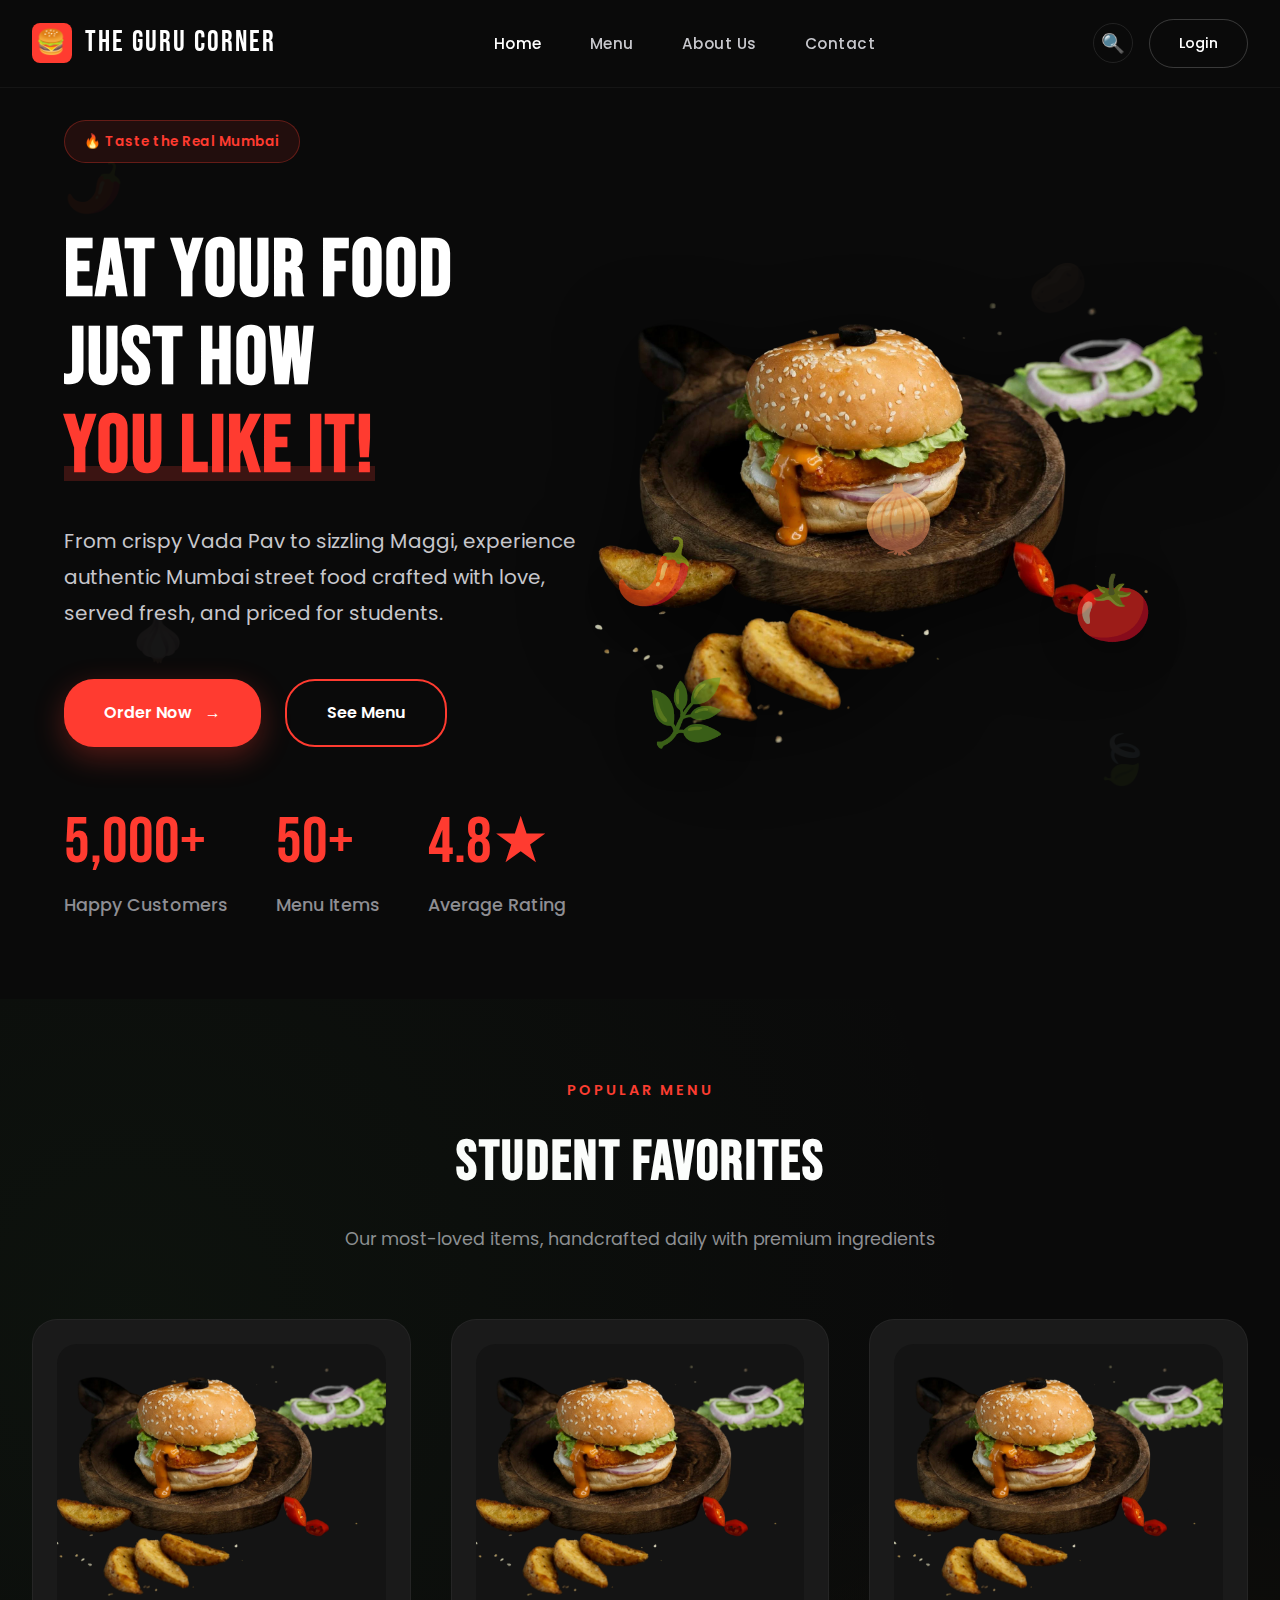
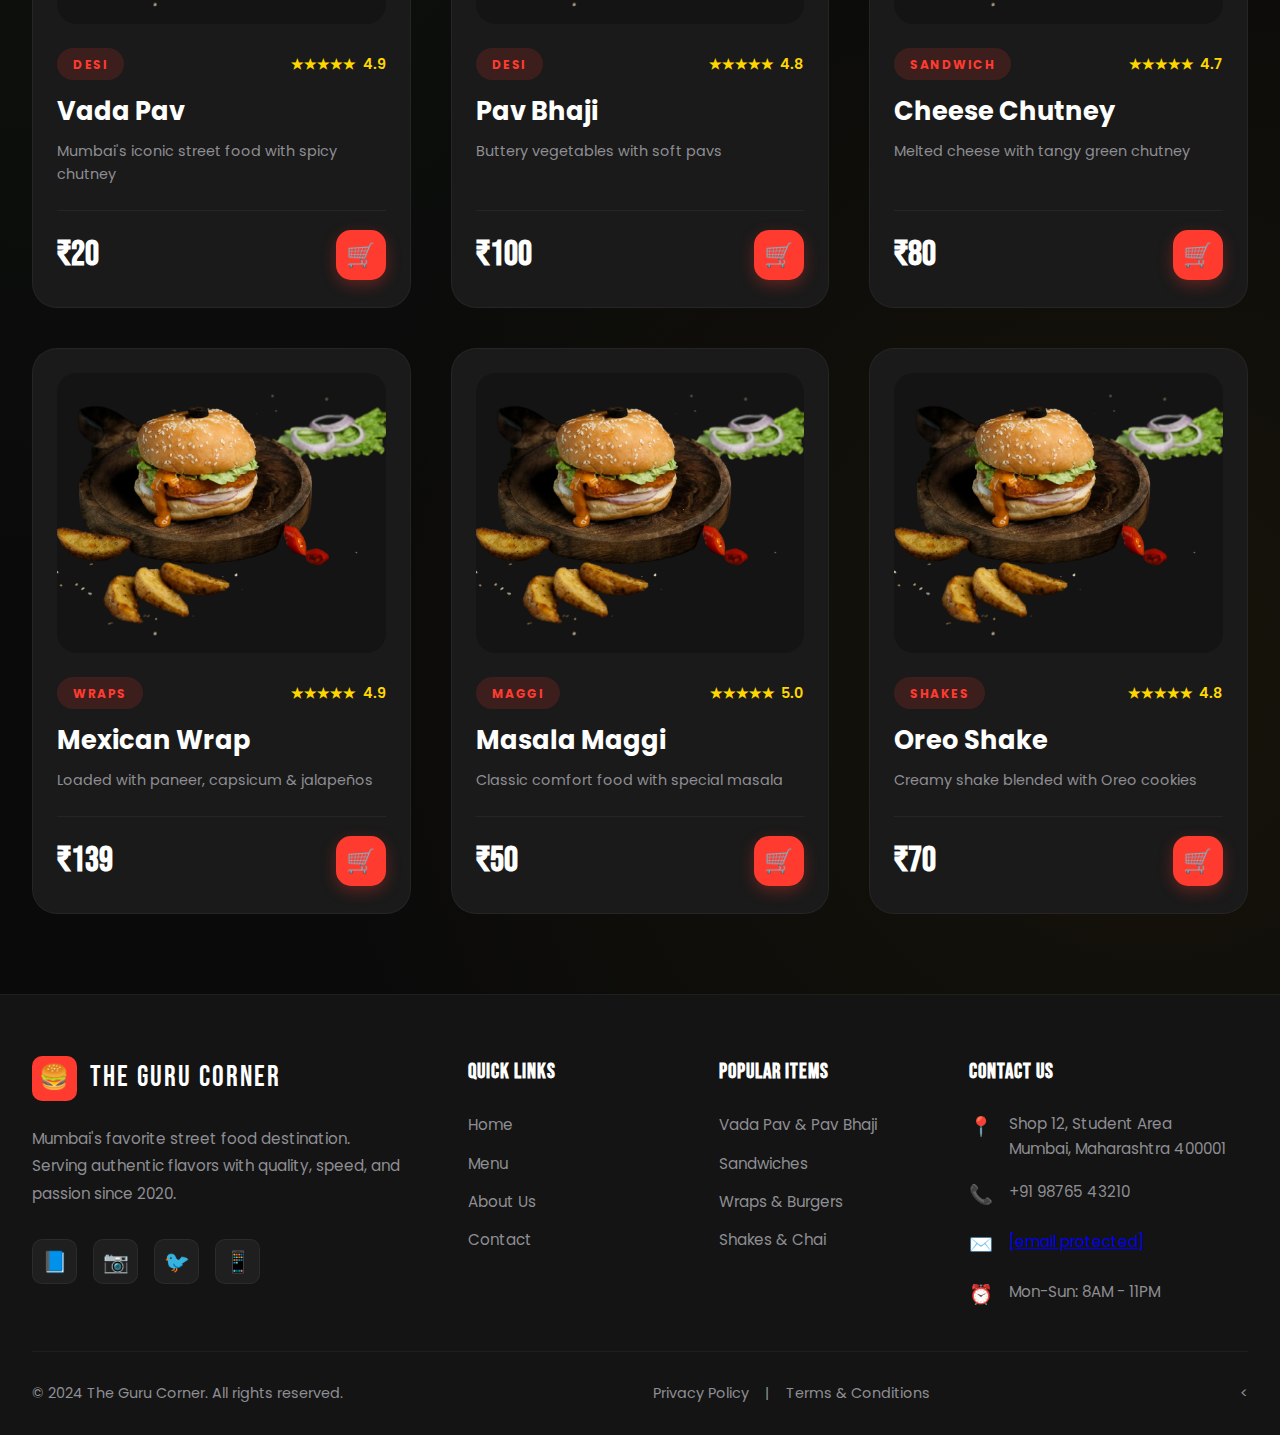
<file: index.html>
<!DOCTYPE html>
<html lang="en">
<head>
    <meta charset="UTF-8">
    <meta name="viewport" content="width=device-width, initial-scale=1.0">
    <title>The Guru Corner - Mumbai's Best Street Food Café</title>
    
    <!-- Google Fonts -->
    <link rel="preconnect" href="https://fonts.googleapis.com">
    <link rel="preconnect" href="https://fonts.gstatic.com" crossorigin>
    <link href="https://fonts.googleapis.com/css2?family=Poppins:wght@300;400;500;600;700;800&family=Bebas+Neue&display=swap" rel="stylesheet">
    
    <!-- External CSS -->
    <link rel="stylesheet" href="css/styles.css">
</head>
<body>
    <!-- Header / Navigation -->
    <header id="header">
        <nav>
            <a href="index.html" class="nav-logo">
                <div class="nav-logo-icon">🍔</div>
                <span>THE GURU CORNER</span>
            </a>
            <ul class="nav-links" id="navLinks">
                <li><a href="index.html" class="active">Home</a></li>
                <li><a href="menu.html">Menu</a></li>
                <li><a href="about.html">About Us</a></li>
                <li><a href="contact.html">Contact</a></li>
            </ul>
            <div class="nav-actions">
                <button class="nav-search">🔍</button>
                <button class="nav-login">Login</button>
            </div>
            <div class="menu-toggle" id="menuToggle">
                <span></span>
                <span></span>
                <span></span>
            </div>
        </nav>
    </header>

    <!-- Hero Section -->
    <section class="hero" id="home">
        <!-- Floating Background Elements -->
        <div class="floating-elements">
            <div class="floating-item">🌶️</div>
            <div class="floating-item">🧄</div>
            <div class="floating-item">🥔</div>
            <div class="floating-item">🍃</div>
        </div>

        <!-- Hero Content - Left Side -->
        <div class="hero-content">
            <div class="hero-badge">
                🔥 Taste the Real Mumbai
            </div>
            
            <h1 class="hero-title">
                Eat Your Food<br>
                Just How <span class="highlight">You Like It!</span>
            </h1>
            
            <p class="hero-description">
                From crispy Vada Pav to sizzling Maggi, experience authentic Mumbai street food 
                crafted with love, served fresh, and priced for students.
            </p>
            
            <div class="hero-buttons">
                <button class="btn btn-primary">
                    <span>Order Now</span>
                    <span>→</span>
                </button>
                <a href="menu.html" class="btn btn-secondary">
                    <span>See Menu</span>
                </a>
            </div>
            
            <div class="hero-stats">
                <div class="stat-item">
                    <div class="stat-number">5,000+</div>
                    <div class="stat-label">Happy Customers</div>
                </div>
                <div class="stat-item">
                    <div class="stat-number">50+</div>
                    <div class="stat-label">Menu Items</div>
                </div>
                <div class="stat-item">
                    <div class="stat-number">4.8★</div>
                    <div class="stat-label">Average Rating</div>
                </div>
            </div>
        </div>

        <!-- Hero Image - Right Side -->
        <div class="hero-image">
            <div class="hero-image-container">
                <img src="images/hero-image.png" alt="Delicious Burger" class="hero-food-image">
                
                <!-- Floating Ingredients -->
                <div class="ingredient">🌿</div>
                <div class="ingredient">🌶️</div>
                <div class="ingredient">🍅</div>
                <div class="ingredient">🧅</div>
            </div>
        </div>
    </section>

    <!-- Featured Menu Section -->
    <section class="featured-menu" id="menu">
        <div class="container">
            <div class="section-header">
                <div class="section-label">Popular Menu</div>
                <h2 class="section-title">Student Favorites</h2>
                <p class="section-description">
                    Our most-loved items, handcrafted daily with premium ingredients
                </p>
            </div>

            <div class="menu-grid">
                <!-- Vada Pav -->
                <div class="menu-card">
                    <div class="menu-card-image">
                        <img src="images/hero-image.png" alt="Vada Pav">
                    </div>
                    <div class="menu-card-content">
                        <div class="menu-card-header">
                            <span class="menu-card-category">DESI</span>
                            <div class="menu-card-rating">
                                <span>★★★★★</span>
                                <span>4.9</span>
                            </div>
                        </div>
                        <h3 class="menu-card-title">Vada Pav</h3>
                        <p class="menu-card-description">Mumbai's iconic street food with spicy chutney</p>
                        <div class="menu-card-footer">
                            <div class="menu-card-price">₹20</div>
                            <button class="menu-card-btn">🛒</button>
                        </div>
                    </div>
                </div>

                <!-- Pav Bhaji -->
                <div class="menu-card">
                    <div class="menu-card-image">
                        <img src="images/hero-image.png" alt="Pav Bhaji">
                    </div>
                    <div class="menu-card-content">
                        <div class="menu-card-header">
                            <span class="menu-card-category">DESI</span>
                            <div class="menu-card-rating">
                                <span>★★★★★</span>
                                <span>4.8</span>
                            </div>
                        </div>
                        <h3 class="menu-card-title">Pav Bhaji</h3>
                        <p class="menu-card-description">Buttery vegetables with soft pavs</p>
                        <div class="menu-card-footer">
                            <div class="menu-card-price">₹100</div>
                            <button class="menu-card-btn">🛒</button>
                        </div>
                    </div>
                </div>

                <!-- Cheese Chutney Sandwich -->
                <div class="menu-card">
                    <div class="menu-card-image">
                        <img src="images/hero-image.png" alt="Sandwich">
                    </div>
                    <div class="menu-card-content">
                        <div class="menu-card-header">
                            <span class="menu-card-category">SANDWICH</span>
                            <div class="menu-card-rating">
                                <span>★★★★★</span>
                                <span>4.7</span>
                            </div>
                        </div>
                        <h3 class="menu-card-title">Cheese Chutney</h3>
                        <p class="menu-card-description">Melted cheese with tangy green chutney</p>
                        <div class="menu-card-footer">
                            <div class="menu-card-price">₹80</div>
                            <button class="menu-card-btn">🛒</button>
                        </div>
                    </div>
                </div>

                <!-- Mexican Wrap -->
                <div class="menu-card">
                    <div class="menu-card-image">
                        <img src="images/hero-image.png" alt="Mexican Wrap">
                    </div>
                    <div class="menu-card-content">
                        <div class="menu-card-header">
                            <span class="menu-card-category">WRAPS</span>
                            <div class="menu-card-rating">
                                <span>★★★★★</span>
                                <span>4.9</span>
                            </div>
                        </div>
                        <h3 class="menu-card-title">Mexican Wrap</h3>
                        <p class="menu-card-description">Loaded with paneer, capsicum & jalapeños</p>
                        <div class="menu-card-footer">
                            <div class="menu-card-price">₹139</div>
                            <button class="menu-card-btn">🛒</button>
                        </div>
                    </div>
                </div>

                <!-- Masala Maggi -->
                <div class="menu-card">
                    <div class="menu-card-image">
                        <img src="images/hero-image.png" alt="Masala Maggi">
                    </div>
                    <div class="menu-card-content">
                        <div class="menu-card-header">
                            <span class="menu-card-category">MAGGI</span>
                            <div class="menu-card-rating">
                                <span>★★★★★</span>
                                <span>5.0</span>
                            </div>
                        </div>
                        <h3 class="menu-card-title">Masala Maggi</h3>
                        <p class="menu-card-description">Classic comfort food with special masala</p>
                        <div class="menu-card-footer">
                            <div class="menu-card-price">₹50</div>
                            <button class="menu-card-btn">🛒</button>
                        </div>
                    </div>
                </div>

                <!-- Oreo Shake -->
                <div class="menu-card">
                    <div class="menu-card-image">
                        <img src="images/hero-image.png" alt="Oreo Shake">
                    </div>
                    <div class="menu-card-content">
                        <div class="menu-card-header">
                            <span class="menu-card-category">SHAKES</span>
                            <div class="menu-card-rating">
                                <span>★★★★★</span>
                                <span>4.8</span>
                            </div>
                        </div>
                        <h3 class="menu-card-title">Oreo Shake</h3>
                        <p class="menu-card-description">Creamy shake blended with Oreo cookies</p>
                        <div class="menu-card-footer">
                            <div class="menu-card-price">₹70</div>
                            <button class="menu-card-btn">🛒</button>
                        </div>
                    </div>
                </div>
            </div>
        </div>
    </section>

    <!-- Footer -->
    <footer class="footer">
        <div class="footer-container">
            <div class="footer-top">
                <div class="footer-column footer-brand">
                    <div class="footer-logo">
                        <div class="footer-logo-icon">🍔</div>
                        <span>THE GURU CORNER</span>
                    </div>
                    <p class="footer-description">
                        Mumbai's favorite street food destination. Serving authentic flavors 
                        with quality, speed, and passion since 2020.
                    </p>
                    <div class="footer-social">
                        <a href="#" class="social-link">📘</a>
                        <a href="#" class="social-link">📷</a>
                        <a href="#" class="social-link">🐦</a>
                        <a href="#" class="social-link">📱</a>
                    </div>
                </div>

                <div class="footer-column">
                    <h3 class="footer-heading">Quick Links</h3>
                    <ul class="footer-links">
                        <li><a href="index.html">Home</a></li>
                        <li><a href="menu.html">Menu</a></li>
                        <li><a href="about.html">About Us</a></li>
                        <li><a href="contact.html">Contact</a></li>
                    </ul>
                </div>

                <div class="footer-column">
                    <h3 class="footer-heading">Popular Items</h3>
                    <ul class="footer-links">
                        <li><a href="menu.html#desi">Vada Pav & Pav Bhaji</a></li>
                        <li><a href="menu.html#sandwiches">Sandwiches</a></li>
                        <li><a href="menu.html#wraps">Wraps & Burgers</a></li>
                        <li><a href="menu.html#beverages">Shakes & Chai</a></li>
                    </ul>
                </div>

                <div class="footer-column">
                    <h3 class="footer-heading">Contact Us</h3>
                    <ul class="footer-contact">
                        <li>
                            <span class="contact-icon">📍</span>
                            <span>Shop 12, Student Area<br>Mumbai, Maharashtra 400001</span>
                        </li>
                        <li>
                            <span class="contact-icon">📞</span>
                            <span>+91 98765 43210</span>
                        </li>
                        <li>
                            <span class="contact-icon">✉️</span>
                            <span><a href="/cdn-cgi/l/email-protection" class="__cf_email__" data-cfemail="b1d9d4dddddef1c5d9d4d6c4c3c4d2dec3dfd4c39fd2dedc">[email&#160;protected]</a></span>
                        </li>
                        <li>
                            <span class="contact-icon">⏰</span>
                            <span>Mon-Sun: 8AM - 11PM</span>
                        </li>
                    </ul>
                </div>
            </div>

            <div class="footer-bottom">
                <p>&copy; 2024 The Guru Corner. All rights reserved.</p>
                <div class="footer-bottom-links">
                    <a href="#">Privacy Policy</a>
                    <span>|</span>
                    <a href="#">Terms & Conditions</a>
                </div>
            <
</file>
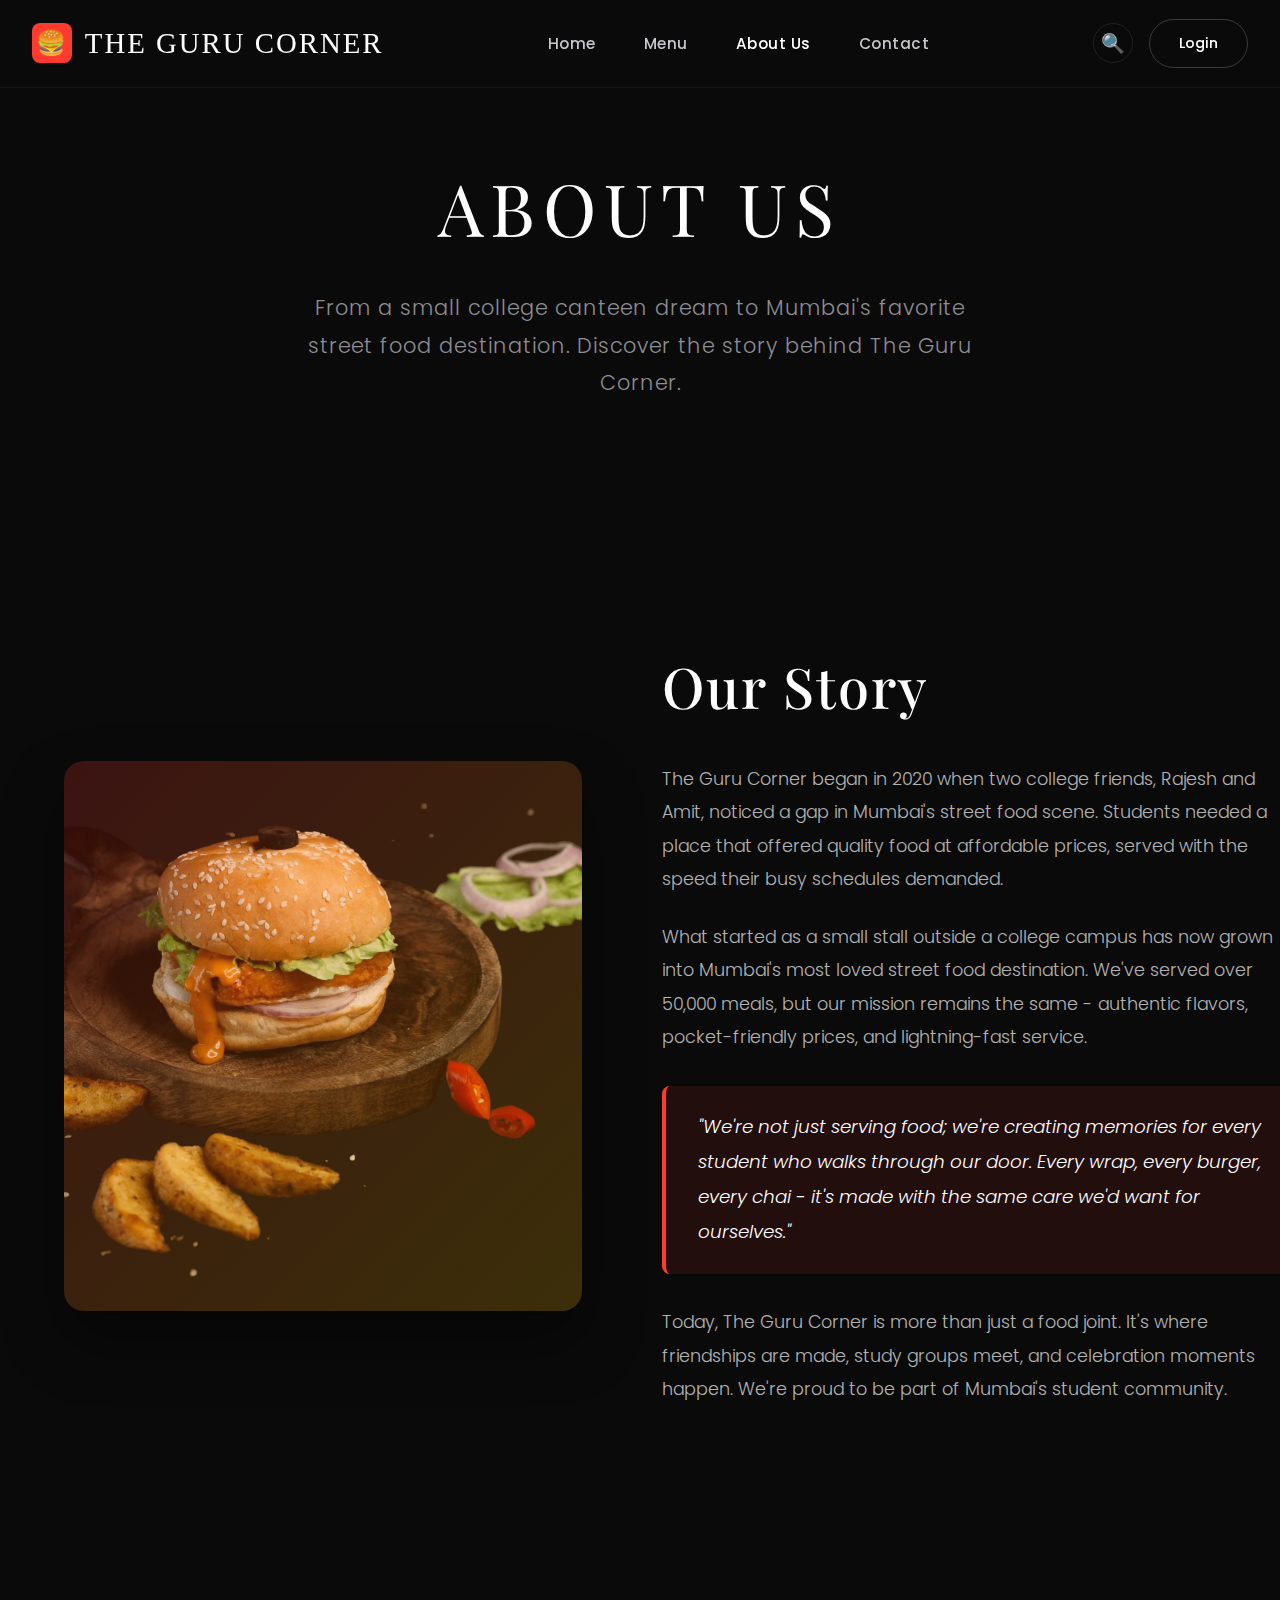
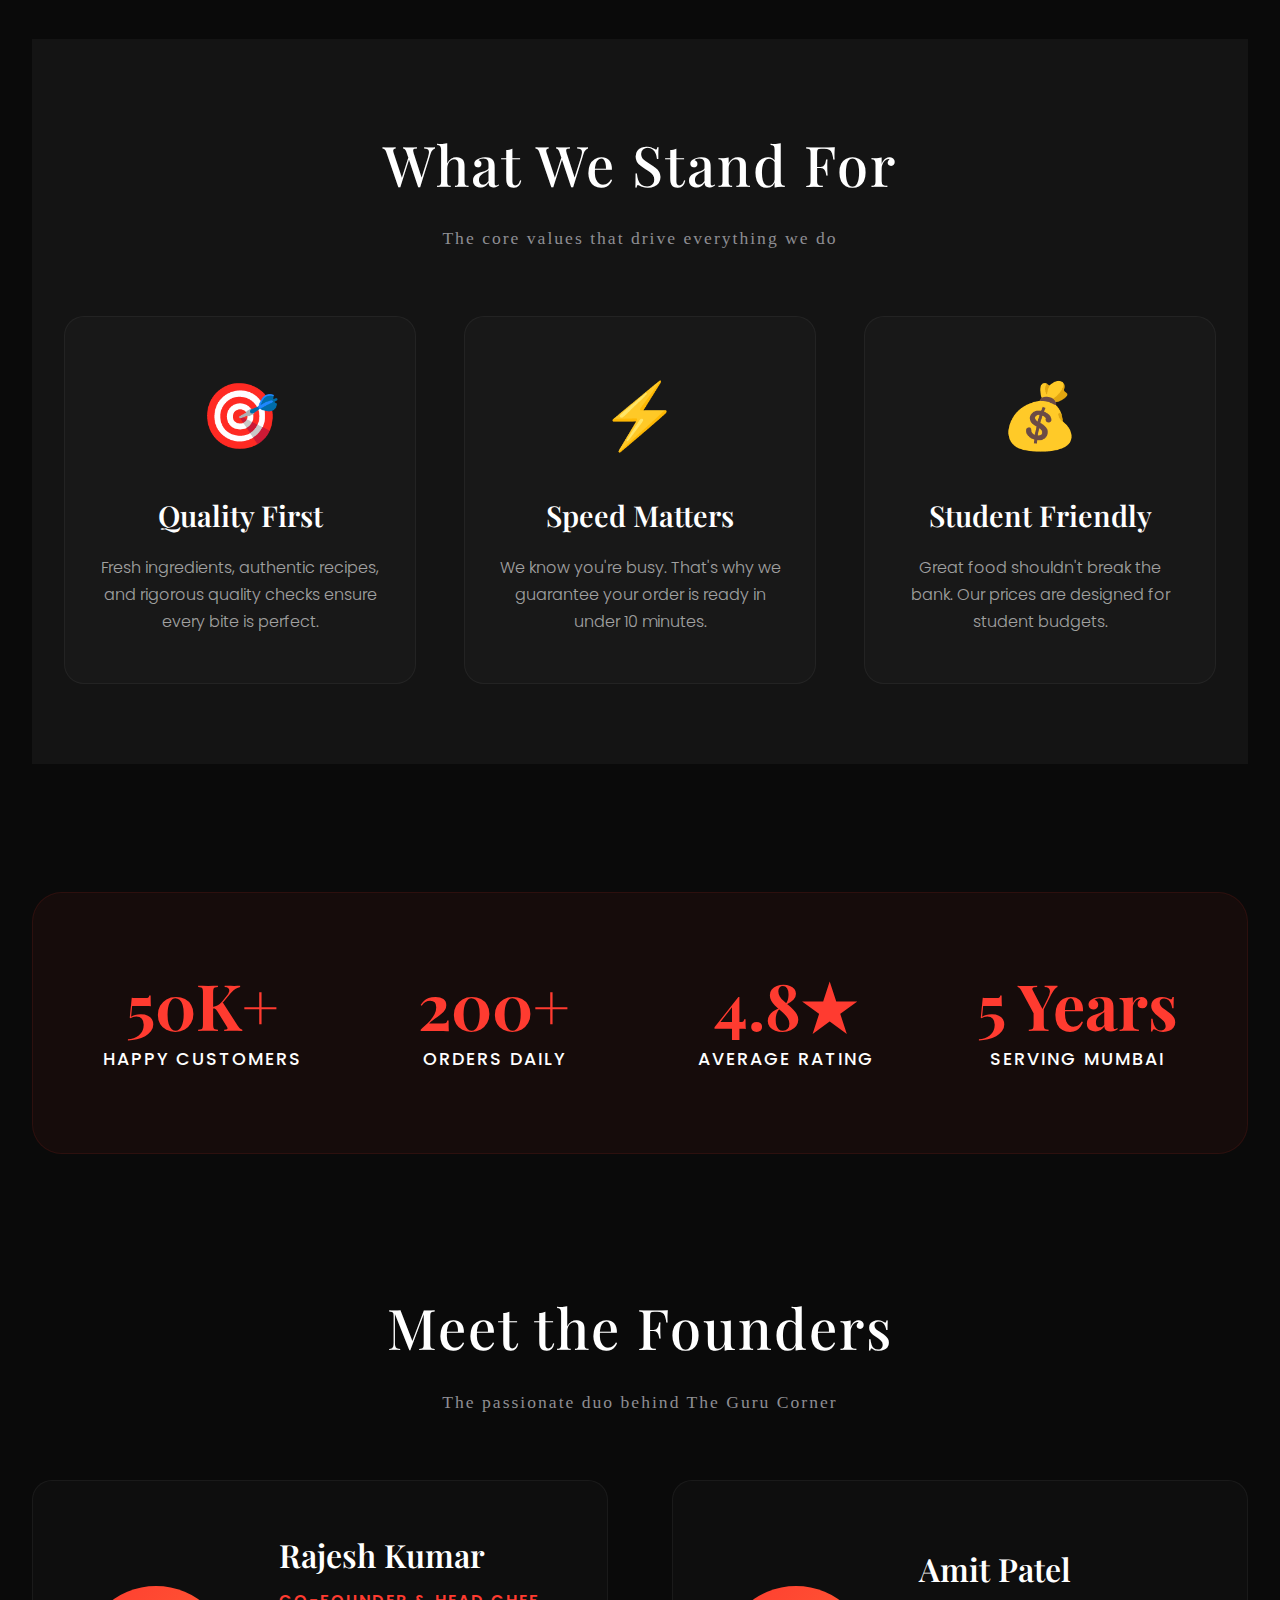
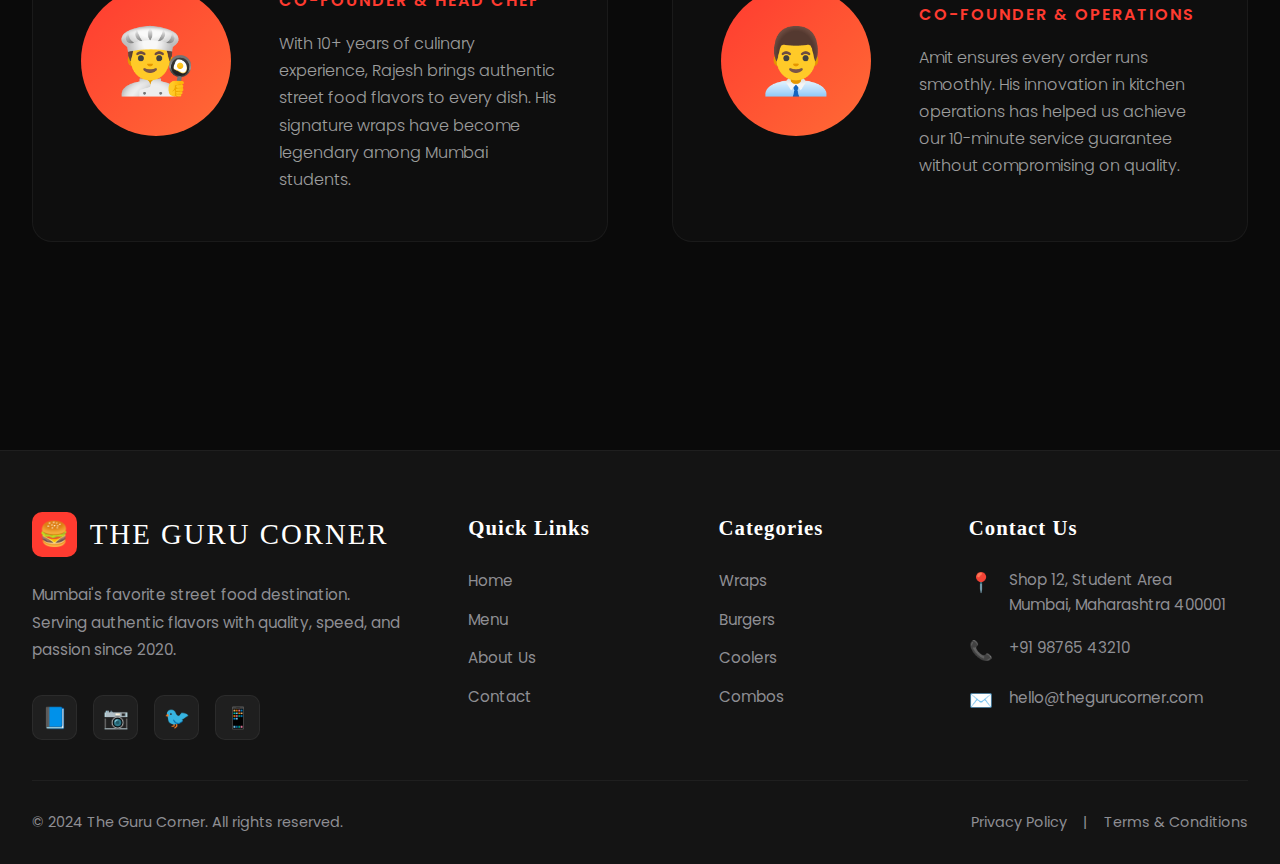
<file: about.html>
<!DOCTYPE html>
<html lang="en">
<head>
    <meta charset="UTF-8">
    <meta name="viewport" content="width=device-width, initial-scale=1.0">
    <title>About Us - The Guru Corner</title>
    
    <!-- Google Fonts -->
    <link rel="preconnect" href="https://fonts.googleapis.com">
    <link rel="preconnect" href="https://fonts.gstatic.com" crossorigin>
    <link href="https://fonts.googleapis.com/css2?family=Poppins:wght@300;400;500;600;700&family=Playfair+Display:wght@400;500;600;700;800&display=swap" rel="stylesheet">
    
    <!-- External CSS -->
    <link rel="stylesheet" href="css/styles.css">
    
    <style>
        /* About Page Specific Styles */
        
        /* Hero Section */
        .about-hero {
            padding: 150px 2rem 80px;
            text-align: center;
            background: var(--bg-black);
        }

        .about-hero h1 {
            font-family: 'Playfair Display', serif;
            font-size: 4.5rem;
            color: var(--text-white);
            margin-bottom: 1.5rem;
            font-weight: 400;
            letter-spacing: 8px;
            text-transform: uppercase;
        }

        .about-hero p {
            font-size: 1.3rem;
            color: var(--text-gray);
            max-width: 700px;
            margin: 0 auto;
            font-weight: 300;
            letter-spacing: 1px;
            line-height: 1.8;
        }

        /* Content Sections */
        .about-content {
            max-width: 1400px;
            margin: 0 auto;
            padding: 5rem 2rem;
        }

        /* Story Section */
        .story-section {
            display: grid;
            grid-template-columns: 45% 55%;
            gap: 5rem;
            align-items: center;
            margin-bottom: 8rem;
        }

        .story-image {
            width: 100%;
            height: 550px;
            border-radius: 20px;
            overflow: hidden;
            position: relative;
            box-shadow: 0 30px 60px rgba(0, 0, 0, 0.4);
        }

        .story-image::before {
            content: '';
            position: absolute;
            top: 0;
            left: 0;
            width: 100%;
            height: 100%;
            background: linear-gradient(135deg, rgba(255, 59, 48, 0.2), rgba(255, 193, 7, 0.2));
            z-index: 1;
        }

        .story-image img {
            width: 100%;
            height: 100%;
            object-fit: cover;
        }

        .story-content h2 {
            font-family: 'Playfair Display', serif;
            font-size: 3.5rem;
            color: var(--text-white);
            margin-bottom: 2rem;
            font-weight: 500;
            letter-spacing: 2px;
        }

        .story-content p {
            font-size: 1.1rem;
            color: rgba(255, 255, 255, 0.7);
            line-height: 1.9;
            margin-bottom: 1.5rem;
            font-weight: 300;
        }

        .story-highlight {
            background: rgba(255, 59, 48, 0.1);
            border-left: 4px solid var(--accent-red);
            padding: 1.5rem 2rem;
            margin: 2rem 0;
            border-radius: 8px;
        }

        .story-highlight p {
            color: var(--text-white);
            font-style: italic;
            margin: 0;
            font-size: 1.15rem;
        }

        /* Values Section */
        .values-section {
            margin-bottom: 8rem;
        }

        .section-title {
            text-align: center;
            margin-bottom: 4rem;
        }

        .section-title h2 {
            font-family: 'Playfair Display', serif;
            font-size: 3.5rem;
            color: var(--text-white);
            margin-bottom: 1rem;
            font-weight: 500;
            letter-spacing: 2px;
        }

        .section-title p {
            font-size: 1.1rem;
            color: var(--text-gray);
            max-width: 600px;
            margin: 0 auto;
            font-weight: 300;
        }

        .values-grid {
            display: grid;
            grid-template-columns: repeat(3, 1fr);
            gap: 3rem;
        }

        .value-card {
            background: rgba(255, 255, 255, 0.02);
            border: 1px solid rgba(255, 255, 255, 0.05);
            border-radius: 20px;
            padding: 3rem 2rem;
            text-align: center;
            transition: all 0.4s ease;
        }

        .value-card:hover {
            transform: translateY(-10px);
            background: rgba(255, 255, 255, 0.04);
            border-color: rgba(255, 59, 48, 0.3);
            box-shadow: 0 20px 40px rgba(0, 0, 0, 0.3);
        }

        .value-icon {
            font-size: 4rem;
            margin-bottom: 1.5rem;
        }

        .value-card h3 {
            font-family: 'Playfair Display', serif;
            font-size: 1.8rem;
            color: var(--text-white);
            margin-bottom: 1rem;
            font-weight: 600;
        }

        .value-card p {
            font-size: 1rem;
            color: rgba(255, 255, 255, 0.6);
            line-height: 1.7;
            font-weight: 300;
        }

        /* Team Section */
        .team-section {
            margin-bottom: 8rem;
        }

        .team-grid {
            display: grid;
            grid-template-columns: repeat(2, 1fr);
            gap: 4rem;
        }

        .team-member {
            background: rgba(255, 255, 255, 0.02);
            border: 1px solid rgba(255, 255, 255, 0.05);
            border-radius: 20px;
            padding: 3rem;
            display: flex;
            gap: 3rem;
            align-items: center;
            transition: all 0.4s ease;
        }

        .team-member:hover {
            transform: translateY(-5px);
            background: rgba(255, 255, 255, 0.04);
            border-color: rgba(255, 59, 48, 0.3);
            box-shadow: 0 20px 40px rgba(0, 0, 0, 0.3);
        }

        .team-photo {
            width: 150px;
            height: 150px;
            border-radius: 50%;
            background: linear-gradient(135deg, var(--accent-red), #FF6B35);
            display: flex;
            align-items: center;
            justify-content: center;
            font-size: 4rem;
            flex-shrink: 0;
        }

        .team-info h3 {
            font-family: 'Playfair Display', serif;
            font-size: 2rem;
            color: var(--text-white);
            margin-bottom: 0.5rem;
            font-weight: 600;
        }

        .team-role {
            color: var(--accent-red);
            font-size: 1rem;
            font-weight: 600;
            letter-spacing: 2px;
            text-transform: uppercase;
            margin-bottom: 1rem;
        }

        .team-info p {
            font-size: 1rem;
            color: rgba(255, 255, 255, 0.6);
            line-height: 1.7;
            font-weight: 300;
        }

        /* Stats Section */
        .stats-section {
            background: rgba(255, 59, 48, 0.05);
            border: 1px solid rgba(255, 59, 48, 0.1);
            border-radius: 30px;
            padding: 5rem 3rem;
            margin-bottom: 8rem;
        }

        .stats-grid {
            display: grid;
            grid-template-columns: repeat(4, 1fr);
            gap: 3rem;
        }

        .stat-item {
            text-align: center;
        }

        .stat-number {
            font-family: 'Playfair Display', serif;
            font-size: 4rem;
            color: var(--accent-red);
            font-weight: 700;
            margin-bottom: 0.5rem;
            display: block;
        }

        .stat-label {
            font-size: 1.1rem;
            color: var(--text-white);
            font-weight: 500;
            text-transform: uppercase;
            letter-spacing: 2px;
        }

        /* Responsive */
        @media (max-width: 1024px) {
            .story-section {
                grid-template-columns: 1fr;
                gap: 3rem;
            }

            .values-grid {
                grid-template-columns: repeat(2, 1fr);
            }

            .stats-grid {
                grid-template-columns: repeat(2, 1fr);
            }
        }

        @media (max-width: 768px) {
            .about-hero h1 {
                font-size: 3rem;
                letter-spacing: 4px;
            }

            .story-content h2,
            .section-title h2 {
                font-size: 2.5rem;
            }

            .values-grid {
                grid-template-columns: 1fr;
            }

            .team-grid {
                grid-template-columns: 1fr;
            }

            .team-member {
                flex-direction: column;
                text-align: center;
            }

            .stats-grid {
                grid-template-columns: 1fr;
                gap: 2rem;
            }
        }
    </style>
</head>
<body>
    <!-- Header -->
    <header id="header">
        <nav>
            <a href="index.html" class="nav-logo">
                <div class="nav-logo-icon">🍔</div>
                <span>THE GURU CORNER</span>
            </a>
            <ul class="nav-links" id="navLinks">
                <li><a href="index.html">Home</a></li>
                <li><a href="menu.html">Menu</a></li>
                <li><a href="about.html" class="active">About Us</a></li>
                <li><a href="contact.html">Contact</a></li>
            </ul>
            <div class="nav-actions">
                <button class="nav-search">🔍</button>
                <button class="nav-login">Login</button>
            </div>
            <div class="menu-toggle" id="menuToggle">
                <span></span>
                <span></span>
                <span></span>
            </div>
        </nav>
    </header>

    <!-- About Hero -->
    <section class="about-hero">
        <h1>ABOUT US</h1>
        <p>From a small college canteen dream to Mumbai's favorite street food destination. Discover the story behind The Guru Corner.</p>
    </section>

    <!-- About Content -->
    <div class="about-content">
        
        <!-- Our Story -->
        <section class="story-section">
            <div class="story-image">
                <img src="images/hero-image.png" alt="Our Story">
            </div>
            <div class="story-content">
                <h2>Our Story</h2>
                <p>
                    The Guru Corner began in 2020 when two college friends, Rajesh and Amit, 
                    noticed a gap in Mumbai's street food scene. Students needed a place that 
                    offered quality food at affordable prices, served with the speed their busy 
                    schedules demanded.
                </p>
                <p>
                    What started as a small stall outside a college campus has now grown into 
                    Mumbai's most loved street food destination. We've served over 50,000 meals, 
                    but our mission remains the same - authentic flavors, pocket-friendly prices, 
                    and lightning-fast service.
                </p>
                <div class="story-highlight">
                    <p>
                        "We're not just serving food; we're creating memories for every student 
                        who walks through our door. Every wrap, every burger, every chai - it's 
                        made with the same care we'd want for ourselves."
                    </p>
                </div>
                <p>
                    Today, The Guru Corner is more than just a food joint. It's where friendships 
                    are made, study groups meet, and celebration moments happen. We're proud to be 
                    part of Mumbai's student community.
                </p>
            </div>
        </section>

        <!-- Our Values -->
        <section class="values-section">
            <div class="section-title">
                <h2>What We Stand For</h2>
                <p>The core values that drive everything we do</p>
            </div>
            <div class="values-grid">
                <div class="value-card">
                    <div class="value-icon">🎯</div>
                    <h3>Quality First</h3>
                    <p>Fresh ingredients, authentic recipes, and rigorous quality checks ensure every bite is perfect.</p>
                </div>
                <div class="value-card">
                    <div class="value-icon">⚡</div>
                    <h3>Speed Matters</h3>
                    <p>We know you're busy. That's why we guarantee your order is ready in under 10 minutes.</p>
                </div>
                <div class="value-card">
                    <div class="value-icon">💰</div>
                    <h3>Student Friendly</h3>
                    <p>Great food shouldn't break the bank. Our prices are designed for student budgets.</p>
                </div>
            </div>
        </section>

        <!-- Stats -->
        <section class="stats-section">
            <div class="stats-grid">
                <div class="stat-item">
                    <span class="stat-number">50K+</span>
                    <span class="stat-label">Happy Customers</span>
                </div>
                <div class="stat-item">
                    <span class="stat-number">200+</span>
                    <span class="stat-label">Orders Daily</span>
                </div>
                <div class="stat-item">
                    <span class="stat-number">4.8★</span>
                    <span class="stat-label">Average Rating</span>
                </div>
                <div class="stat-item">
                    <span class="stat-number">5 Years</span>
                    <span class="stat-label">Serving Mumbai</span>
                </div>
            </div>
        </section>

        <!-- Meet the Team -->
        <section class="team-section">
            <div class="section-title">
                <h2>Meet the Founders</h2>
                <p>The passionate duo behind The Guru Corner</p>
            </div>
            <div class="team-grid">
                <div class="team-member">
                    <div class="team-photo">👨‍🍳</div>
                    <div class="team-info">
                        <h3>Rajesh Kumar</h3>
                        <div class="team-role">Co-Founder & Head Chef</div>
                        <p>
                            With 10+ years of culinary experience, Rajesh brings authentic 
                            street food flavors to every dish. His signature wraps have 
                            become legendary among Mumbai students.
                        </p>
                    </div>
                </div>
                <div class="team-member">
                    <div class="team-photo">👨‍💼</div>
                    <div class="team-info">
                        <h3>Amit Patel</h3>
                        <div class="team-role">Co-Founder & Operations</div>
                        <p>
                            Amit ensures every order runs smoothly. His innovation in kitchen 
                            operations has helped us achieve our 10-minute service guarantee 
                            without compromising on quality.
                        </p>
                    </div>
                </div>
            </div>
        </section>

    </div>

    <!-- Footer -->
    <footer class="footer">
        <div class="footer-container">
            <div class="footer-top">
                <div class="footer-column footer-brand">
                    <div class="footer-logo">
                        <div class="footer-logo-icon">🍔</div>
                        <span>THE GURU CORNER</span>
                    </div>
                    <p class="footer-description">
                        Mumbai's favorite street food destination. Serving authentic flavors 
                        with quality, speed, and passion since 2020.
                    </p>
                    <div class="footer-social">
                        <a href="#" class="social-link">📘</a>
                        <a href="#" class="social-link">📷</a>
                        <a href="#" class="social-link">🐦</a>
                        <a href="#" class="social-link">📱</a>
                    </div>
                </div>

                <div class="footer-column">
                    <h3 class="footer-heading">Quick Links</h3>
                    <ul class="footer-links">
                        <li><a href="index.html">Home</a></li>
                        <li><a href="menu.html">Menu</a></li>
                        <li><a href="about.html">About Us</a></li>
                        <li><a href="contact.html">Contact</a></li>
                    </ul>
                </div>

                <div class="footer-column">
                    <h3 class="footer-heading">Categories</h3>
                    <ul class="footer-links">
                        <li><a href="menu.html#wraps">Wraps</a></li>
                        <li><a href="menu.html#burgers">Burgers</a></li>
                        <li><a href="menu.html#coolers">Coolers</a></li>
                        <li><a href="menu.html#combos">Combos</a></li>
                    </ul>
                </div>

                <div class="footer-column">
                    <h3 class="footer-heading">Contact Us</h3>
                    <ul class="footer-contact">
                        <li>
                            <span class="contact-icon">📍</span>
                            <span>Shop 12, Student Area<br>Mumbai, Maharashtra 400001</span>
                        </li>
                        <li>
                            <span class="contact-icon">📞</span>
                            <span>+91 98765 43210</span>
                        </li>
                        <li>
                            <span class="contact-icon">✉️</span>
                            <span>hello@thegurucorner.com</span>
                        </li>
                    </ul>
                </div>
            </div>

            <div class="footer-bottom">
                <p>&copy; 2024 The Guru Corner. All rights reserved.</p>
                <div class="footer-bottom-links">
                    <a href="#">Privacy Policy</a>
                    <span>|</span>
                    <a href="#">Terms & Conditions</a>
                </div>
            </div>
        </div>
    </footer>

    <script src="js/script.js"></script>
</body>
</html>
</file>
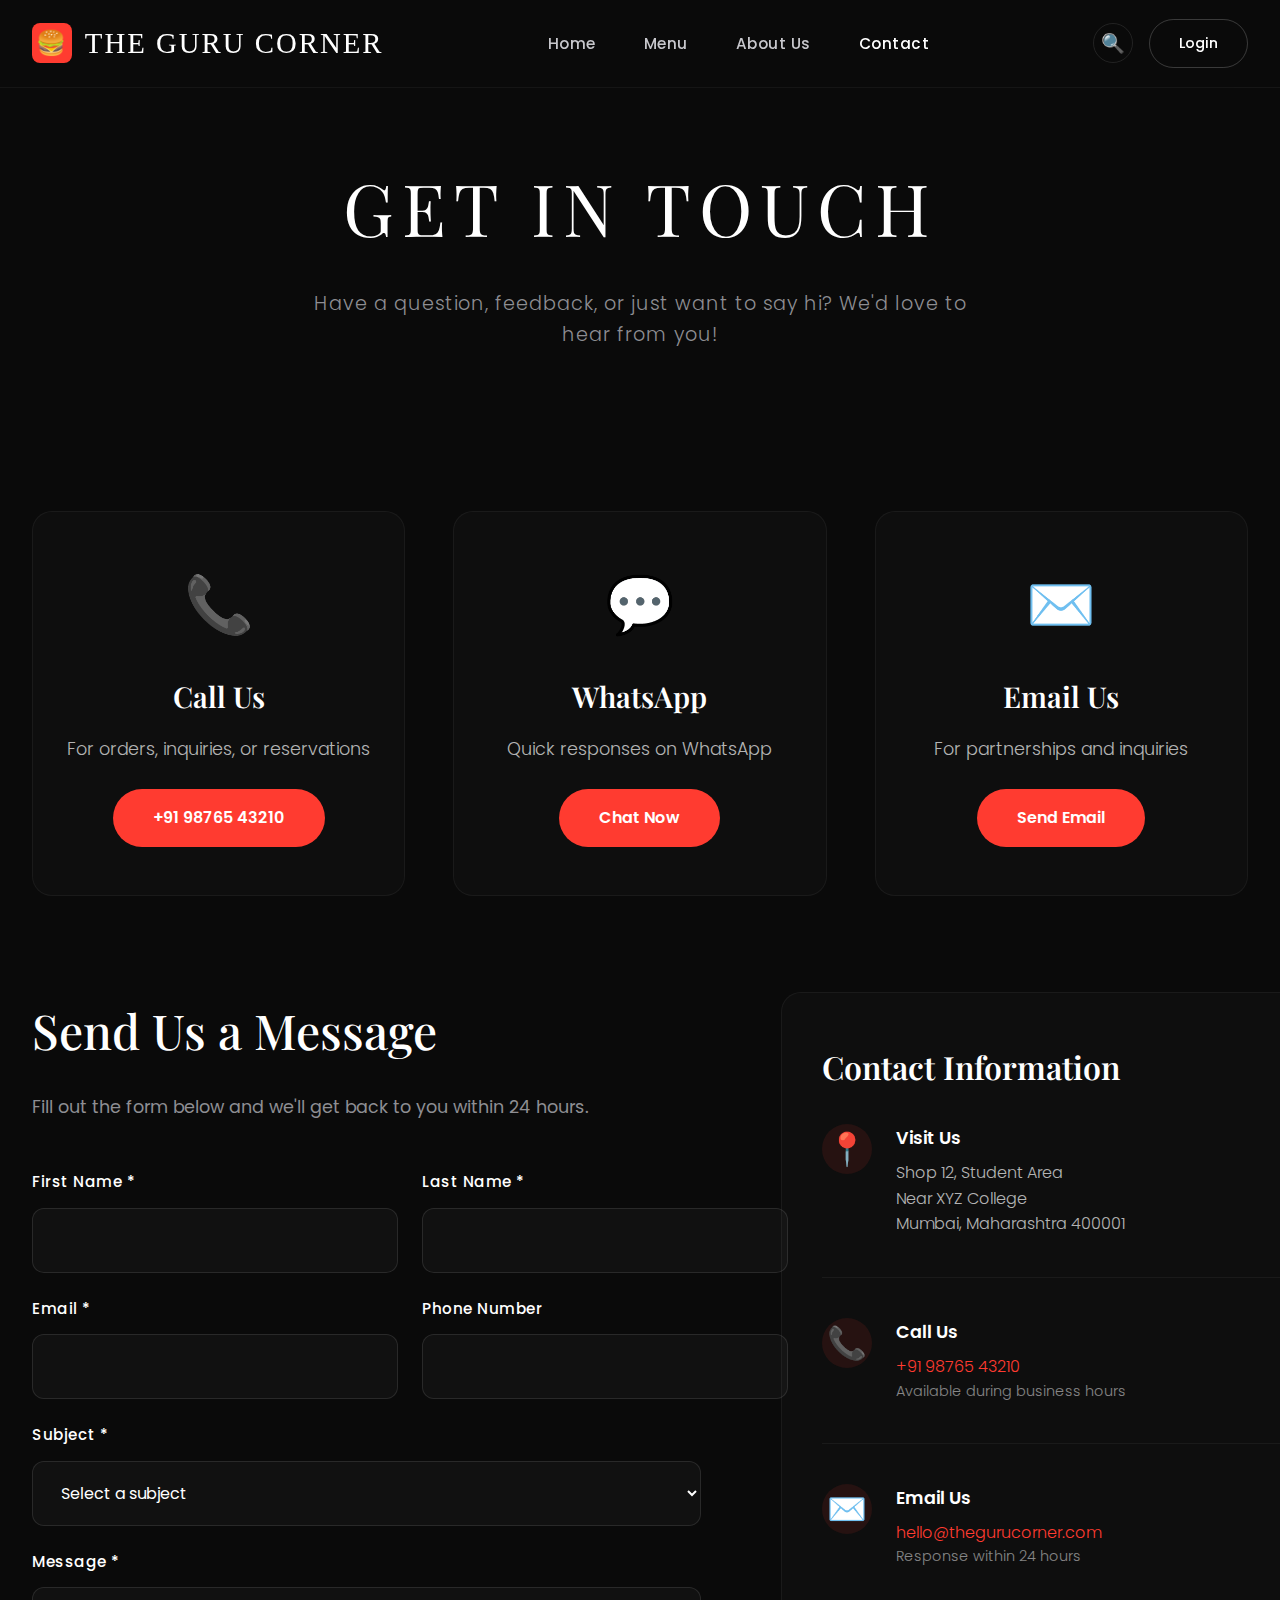
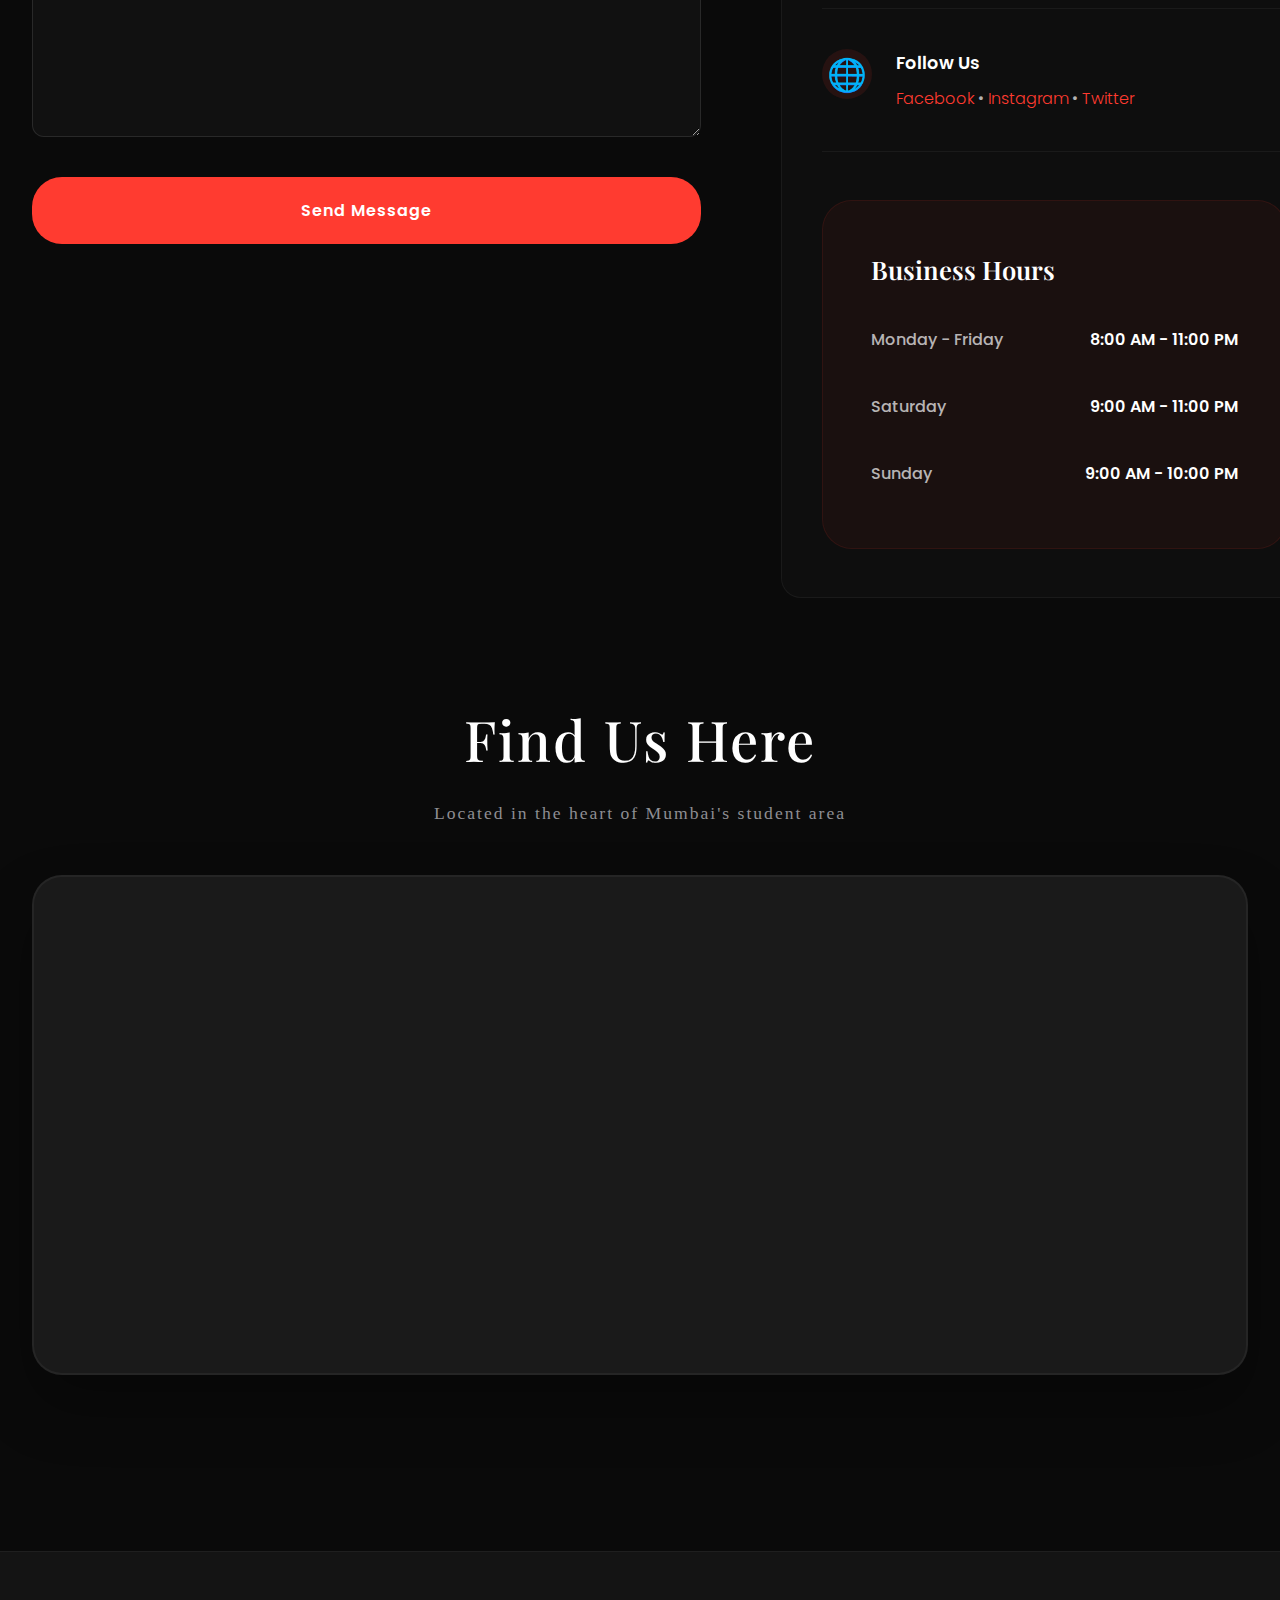
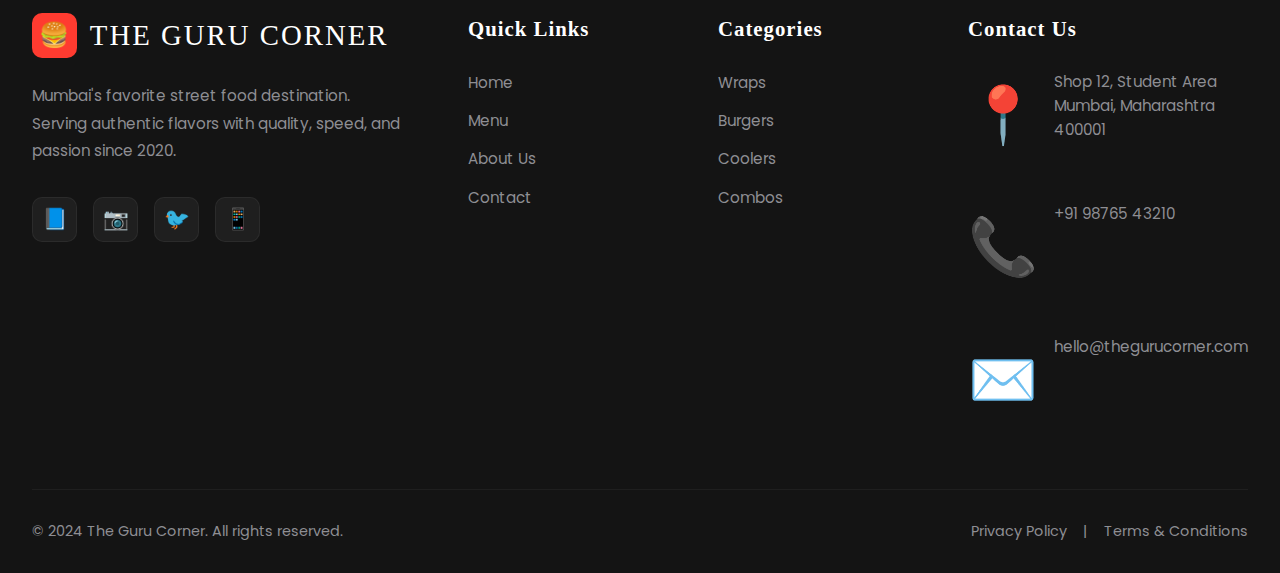
<file: contact.html>
<!DOCTYPE html>
<html lang="en">
<head>
    <meta charset="UTF-8">
    <meta name="viewport" content="width=device-width, initial-scale=1.0">
    <title>Contact Us - The Guru Corner</title>
    
    <!-- Google Fonts -->
    <link rel="preconnect" href="https://fonts.googleapis.com">
    <link rel="preconnect" href="https://fonts.gstatic.com" crossorigin>
    <link href="https://fonts.googleapis.com/css2?family=Poppins:wght@300;400;500;600;700&family=Playfair+Display:wght@400;500;600;700;800&display=swap" rel="stylesheet">
    
    <!-- External CSS -->
    <link rel="stylesheet" href="css/styles.css">
    
    <style>
        /* Contact Page Specific Styles */
        
        /* Hero Section */
        .contact-hero {
            padding: 150px 2rem 80px;
            text-align: center;
            background: var(--bg-black);
        }

        .contact-hero h1 {
            font-family: 'Playfair Display', serif;
            font-size: 4.5rem;
            color: var(--text-white);
            margin-bottom: 1.5rem;
            font-weight: 400;
            letter-spacing: 8px;
            text-transform: uppercase;
        }

        .contact-hero p {
            font-size: 1.2rem;
            color: var(--text-gray);
            max-width: 700px;
            margin: 0 auto;
            font-weight: 300;
            letter-spacing: 1px;
        }

        /* Contact Content */
        .contact-content {
            max-width: 1400px;
            margin: 0 auto;
            padding: 5rem 2rem;
        }

        /* Quick Contact Cards */
        .quick-contact {
            display: grid;
            grid-template-columns: repeat(3, 1fr);
            gap: 3rem;
            margin-bottom: 6rem;
        }

        .contact-card {
            background: rgba(255, 255, 255, 0.02);
            border: 1px solid rgba(255, 255, 255, 0.05);
            border-radius: 20px;
            padding: 3rem 2rem;
            text-align: center;
            transition: all 0.4s ease;
        }

        .contact-card:hover {
            transform: translateY(-10px);
            background: rgba(255, 255, 255, 0.04);
            border-color: rgba(255, 59, 48, 0.3);
            box-shadow: 0 20px 40px rgba(0, 0, 0, 0.3);
        }

        .contact-icon {
            font-size: 3.5rem;
            margin-bottom: 1.5rem;
        }

        .contact-card h3 {
            font-family: 'Playfair Display', serif;
            font-size: 1.8rem;
            color: var(--text-white);
            margin-bottom: 1rem;
            font-weight: 600;
        }

        .contact-card p {
            font-size: 1.1rem;
            color: rgba(255, 255, 255, 0.7);
            line-height: 1.7;
            margin-bottom: 1.5rem;
            font-weight: 300;
        }

        .contact-card a {
            display: inline-block;
            padding: 1rem 2.5rem;
            background: var(--accent-red);
            color: var(--text-white);
            border-radius: 30px;
            text-decoration: none;
            font-weight: 600;
            transition: all 0.3s ease;
        }

        .contact-card a:hover {
            transform: scale(1.05);
            box-shadow: 0 10px 30px rgba(255, 59, 48, 0.4);
        }

        /* Main Contact Section */
        .main-contact {
            display: grid;
            grid-template-columns: 55% 45%;
            gap: 5rem;
            margin-bottom: 6rem;
        }

        /* Contact Form */
        .contact-form-container h2 {
            font-family: 'Playfair Display', serif;
            font-size: 3rem;
            color: var(--text-white);
            margin-bottom: 1.5rem;
            font-weight: 500;
        }

        .contact-form-container p {
            font-size: 1.1rem;
            color: var(--text-gray);
            margin-bottom: 3rem;
            line-height: 1.7;
        }

        .contact-form {
            display: flex;
            flex-direction: column;
            gap: 1.5rem;
        }

        .form-group {
            display: flex;
            flex-direction: column;
            gap: 0.8rem;
        }

        .form-group label {
            font-size: 0.95rem;
            color: var(--text-white);
            font-weight: 500;
            letter-spacing: 0.5px;
        }

        .form-group input,
        .form-group textarea,
        .form-group select {
            padding: 1.2rem 1.5rem;
            background: rgba(255, 255, 255, 0.03);
            border: 1px solid rgba(255, 255, 255, 0.1);
            border-radius: 12px;
            color: var(--text-white);
            font-family: var(--font-primary);
            font-size: 1rem;
            transition: all 0.3s ease;
        }

        .form-group input:focus,
        .form-group textarea:focus,
        .form-group select:focus {
            outline: none;
            border-color: var(--accent-red);
            background: rgba(255, 255, 255, 0.05);
        }

        .form-group textarea {
            min-height: 150px;
            resize: vertical;
        }

        .form-row {
            display: grid;
            grid-template-columns: 1fr 1fr;
            gap: 1.5rem;
        }

        .submit-btn {
            padding: 1.3rem 3rem;
            background: var(--accent-red);
            color: var(--text-white);
            border: none;
            border-radius: 30px;
            font-family: var(--font-primary);
            font-size: 1rem;
            font-weight: 600;
            letter-spacing: 1px;
            cursor: pointer;
            transition: all 0.3s ease;
            margin-top: 1rem;
        }

        .submit-btn:hover {
            transform: translateY(-3px);
            box-shadow: 0 10px 30px rgba(255, 59, 48, 0.4);
        }

        /* Contact Info Sidebar */
        .contact-info {
            background: rgba(255, 255, 255, 0.02);
            border: 1px solid rgba(255, 255, 255, 0.05);
            border-radius: 20px;
            padding: 3rem 2.5rem;
        }

        .contact-info h3 {
            font-family: 'Playfair Display', serif;
            font-size: 2rem;
            color: var(--text-white);
            margin-bottom: 2rem;
            font-weight: 600;
        }

        .info-item {
            display: flex;
            align-items: start;
            gap: 1.5rem;
            margin-bottom: 2.5rem;
            padding-bottom: 2.5rem;
            border-bottom: 1px solid rgba(255, 255, 255, 0.05);
        }

        .info-item:last-child {
            border-bottom: none;
            margin-bottom: 0;
            padding-bottom: 0;
        }

        .info-icon {
            font-size: 2rem;
            width: 50px;
            height: 50px;
            background: rgba(255, 59, 48, 0.1);
            border-radius: 50%;
            display: flex;
            align-items: center;
            justify-content: center;
            flex-shrink: 0;
        }

        .info-details h4 {
            font-size: 1.1rem;
            color: var(--text-white);
            margin-bottom: 0.5rem;
            font-weight: 600;
        }

        .info-details p {
            font-size: 1rem;
            color: rgba(255, 255, 255, 0.7);
            line-height: 1.6;
            font-weight: 300;
        }

        .info-details a {
            color: var(--accent-red);
            text-decoration: none;
            transition: all 0.3s ease;
        }

        .info-details a:hover {
            text-decoration: underline;
        }

        /* Hours Section */
        .hours-section {
            background: rgba(255, 59, 48, 0.05);
            border: 1px solid rgba(255, 59, 48, 0.1);
            border-radius: 30px;
            padding: 3rem;
            margin-top: 3rem;
        }

        .hours-section h4 {
            font-family: 'Playfair Display', serif;
            font-size: 1.6rem;
            color: var(--text-white);
            margin-bottom: 1.5rem;
            font-weight: 600;
        }

        .hours-list {
            display: flex;
            flex-direction: column;
            gap: 1rem;
        }

        .hours-item {
            display: flex;
            justify-content: space-between;
            align-items: center;
            padding: 0.8rem 0;
        }

        .hours-day {
            font-size: 1rem;
            color: rgba(255, 255, 255, 0.7);
            font-weight: 500;
        }

        .hours-time {
            font-size: 1rem;
            color: var(--text-white);
            font-weight: 600;
        }

        .hours-time.closed {
            color: var(--accent-red);
        }

        /* Map Section */
        .map-section {
            margin-bottom: 6rem;
        }

        .section-title {
            text-align: center;
            margin-bottom: 3rem;
        }

        .section-title h2 {
            font-family: 'Playfair Display', serif;
            font-size: 3.5rem;
            color: var(--text-white);
            margin-bottom: 1rem;
            font-weight: 500;
            letter-spacing: 2px;
        }

        .section-title p {
            font-size: 1.1rem;
            color: var(--text-gray);
            font-weight: 300;
        }

        .map-container {
            width: 100%;
            height: 500px;
            border-radius: 30px;
            overflow: hidden;
            border: 2px solid rgba(255, 255, 255, 0.05);
            box-shadow: 0 30px 60px rgba(0, 0, 0, 0.3);
        }

        .map-container iframe {
            width: 100%;
            height: 100%;
            border: none;
        }

        /* Responsive */
        @media (max-width: 1024px) {
            .quick-contact {
                grid-template-columns: repeat(2, 1fr);
            }

            .main-contact {
                grid-template-columns: 1fr;
            }
        }

        @media (max-width: 768px) {
            .contact-hero h1 {
                font-size: 3rem;
                letter-spacing: 4px;
            }

            .quick-contact {
                grid-template-columns: 1fr;
                gap: 2rem;
            }

            .form-row {
                grid-template-columns: 1fr;
            }

            .contact-form-container h2,
            .section-title h2 {
                font-size: 2.5rem;
            }
        }
    </style>
</head>
<body>
    <!-- Header -->
    <header id="header">
        <nav>
            <a href="index.html" class="nav-logo">
                <div class="nav-logo-icon">🍔</div>
                <span>THE GURU CORNER</span>
            </a>
            <ul class="nav-links" id="navLinks">
                <li><a href="index.html">Home</a></li>
                <li><a href="menu.html">Menu</a></li>
                <li><a href="about.html">About Us</a></li>
                <li><a href="contact.html" class="active">Contact</a></li>
            </ul>
            <div class="nav-actions">
                <button class="nav-search">🔍</button>
                <button class="nav-login">Login</button>
            </div>
            <div class="menu-toggle" id="menuToggle">
                <span></span>
                <span></span>
                <span></span>
            </div>
        </nav>
    </header>

    <!-- Contact Hero -->
    <section class="contact-hero">
        <h1>GET IN TOUCH</h1>
        <p>Have a question, feedback, or just want to say hi? We'd love to hear from you!</p>
    </section>

    <!-- Contact Content -->
    <div class="contact-content">
        
        <!-- Quick Contact Cards -->
        <section class="quick-contact">
            <div class="contact-card">
                <div class="contact-icon">📞</div>
                <h3>Call Us</h3>
                <p>For orders, inquiries, or reservations</p>
                <a href="tel:+919876543210">+91 98765 43210</a>
            </div>

            <div class="contact-card">
                <div class="contact-icon">💬</div>
                <h3>WhatsApp</h3>
                <p>Quick responses on WhatsApp</p>
                <a href="https://wa.me/919876543210" target="_blank">Chat Now</a>
            </div>

            <div class="contact-card">
                <div class="contact-icon">✉️</div>
                <h3>Email Us</h3>
                <p>For partnerships and inquiries</p>
                <a href="mailto:hello@thegurucorner.com">Send Email</a>
            </div>
        </section>

        <!-- Main Contact Section -->
        <section class="main-contact">
            <!-- Contact Form -->
            <div class="contact-form-container">
                <h2>Send Us a Message</h2>
                <p>Fill out the form below and we'll get back to you within 24 hours.</p>
                
                <form class="contact-form" id="contactForm">
                    <div class="form-row">
                        <div class="form-group">
                            <label for="firstName">First Name *</label>
                            <input type="text" id="firstName" name="firstName" required>
                        </div>
                        <div class="form-group">
                            <label for="lastName">Last Name *</label>
                            <input type="text" id="lastName" name="lastName" required>
                        </div>
                    </div>

                    <div class="form-row">
                        <div class="form-group">
                            <label for="email">Email *</label>
                            <input type="email" id="email" name="email" required>
                        </div>
                        <div class="form-group">
                            <label for="phone">Phone Number</label>
                            <input type="tel" id="phone" name="phone">
                        </div>
                    </div>

                    <div class="form-group">
                        <label for="subject">Subject *</label>
                        <select id="subject" name="subject" required>
                            <option value="">Select a subject</option>
                            <option value="order">Order Inquiry</option>
                            <option value="feedback">Feedback</option>
                            <option value="complaint">Complaint</option>
                            <option value="partnership">Partnership</option>
                            <option value="other">Other</option>
                        </select>
                    </div>

                    <div class="form-group">
                        <label for="message">Message *</label>
                        <textarea id="message" name="message" required></textarea>
                    </div>

                    <button type="submit" class="submit-btn">Send Message</button>
                </form>
            </div>

            <!-- Contact Info Sidebar -->
            <div class="contact-info">
                <h3>Contact Information</h3>

                <div class="info-item">
                    <div class="info-icon">📍</div>
                    <div class="info-details">
                        <h4>Visit Us</h4>
                        <p>Shop 12, Student Area<br>Near XYZ College<br>Mumbai, Maharashtra 400001</p>
                    </div>
                </div>

                <div class="info-item">
                    <div class="info-icon">📞</div>
                    <div class="info-details">
                        <h4>Call Us</h4>
                        <p><a href="tel:+919876543210">+91 98765 43210</a></p>
                        <p style="font-size: 0.9rem; color: rgba(255,255,255,0.5);">Available during business hours</p>
                    </div>
                </div>

                <div class="info-item">
                    <div class="info-icon">✉️</div>
                    <div class="info-details">
                        <h4>Email Us</h4>
                        <p><a href="mailto:hello@thegurucorner.com">hello@thegurucorner.com</a></p>
                        <p style="font-size: 0.9rem; color: rgba(255,255,255,0.5);">Response within 24 hours</p>
                    </div>
                </div>

                <div class="info-item">
                    <div class="info-icon">🌐</div>
                    <div class="info-details">
                        <h4>Follow Us</h4>
                        <p>
                            <a href="#">Facebook</a> • 
                            <a href="#">Instagram</a> • 
                            <a href="#">Twitter</a>
                        </p>
                    </div>
                </div>

                <!-- Business Hours -->
                <div class="hours-section">
                    <h4>Business Hours</h4>
                    <div class="hours-list">
                        <div class="hours-item">
                            <span class="hours-day">Monday - Friday</span>
                            <span class="hours-time">8:00 AM - 11:00 PM</span>
                        </div>
                        <div class="hours-item">
                            <span class="hours-day">Saturday</span>
                            <span class="hours-time">9:00 AM - 11:00 PM</span>
                        </div>
                        <div class="hours-item">
                            <span class="hours-day">Sunday</span>
                            <span class="hours-time">9:00 AM - 10:00 PM</span>
                        </div>
                    </div>
                </div>
            </div>
        </section>

        <!-- Map Section -->
        <section class="map-section">
            <div class="section-title">
                <h2>Find Us Here</h2>
                <p>Located in the heart of Mumbai's student area</p>
            </div>
            <div class="map-container">
                <!-- Google Maps Embed - Replace with actual location -->
                <iframe 
                    src="https://www.google.com/maps/embed?pb=!1m18!1m12!1m3!1d241317.11609823277!2d72.74109995709657!3d19.082177776374438!2m3!1f0!2f0!3f0!3m2!1i1024!2i768!4f13.1!3m3!1m2!1s0x3be7c6306644edc1%3A0x5da4ed8f8d648c69!2sMumbai%2C%20Maharashtra!5e0!3m2!1sen!2sin!4v1234567890123!5m2!1sen!2sin" 
                    allowfullscreen="" 
                    loading="lazy" 
                    referrerpolicy="no-referrer-when-downgrade">
                </iframe>
            </div>
        </section>

    </div>

    <!-- Footer -->
    <footer class="footer">
        <div class="footer-container">
            <div class="footer-top">
                <div class="footer-column footer-brand">
                    <div class="footer-logo">
                        <div class="footer-logo-icon">🍔</div>
                        <span>THE GURU CORNER</span>
                    </div>
                    <p class="footer-description">
                        Mumbai's favorite street food destination. Serving authentic flavors 
                        with quality, speed, and passion since 2020.
                    </p>
                    <div class="footer-social">
                        <a href="#" class="social-link">📘</a>
                        <a href="#" class="social-link">📷</a>
                        <a href="#" class="social-link">🐦</a>
                        <a href="#" class="social-link">📱</a>
                    </div>
                </div>

                <div class="footer-column">
                    <h3 class="footer-heading">Quick Links</h3>
                    <ul class="footer-links">
                        <li><a href="index.html">Home</a></li>
                        <li><a href="menu.html">Menu</a></li>
                        <li><a href="about.html">About Us</a></li>
                        <li><a href="contact.html">Contact</a></li>
                    </ul>
                </div>

                <div class="footer-column">
                    <h3 class="footer-heading">Categories</h3>
                    <ul class="footer-links">
                        <li><a href="menu.html#wraps">Wraps</a></li>
                        <li><a href="menu.html#burgers">Burgers</a></li>
                        <li><a href="menu.html#coolers">Coolers</a></li>
                        <li><a href="menu.html#combos">Combos</a></li>
                    </ul>
                </div>

                <div class="footer-column">
                    <h3 class="footer-heading">Contact Us</h3>
                    <ul class="footer-contact">
                        <li>
                            <span class="contact-icon">📍</span>
                            <span>Shop 12, Student Area<br>Mumbai, Maharashtra 400001</span>
                        </li>
                        <li>
                            <span class="contact-icon">📞</span>
                            <span>+91 98765 43210</span>
                        </li>
                        <li>
                            <span class="contact-icon">✉️</span>
                            <span>hello@thegurucorner.com</span>
                        </li>
                    </ul>
                </div>
            </div>

            <div class="footer-bottom">
                <p>&copy; 2024 The Guru Corner. All rights reserved.</p>
                <div class="footer-bottom-links">
                    <a href="#">Privacy Policy</a>
                    <span>|</span>
                    <a href="#">Terms & Conditions</a>
                </div>
            </div>
        </div>
    </footer>

    <script src="js/script.js"></script>
    
    <script>
        // Simple form validation and submission
        document.getElementById('contactForm').addEventListener('submit', function(e) {
            e.preventDefault();
            
            // Get form data
            const formData = new FormData(this);
            const data = {};
            formData.forEach((value, key) => {
                data[key] = value;
            });
            
            // Show success message (in real app, send to backend)
            alert('Thank you for your message! We will get back to you within 24 hours.');
            this.reset();
        });
    </script>
</body>
</html>
</file>
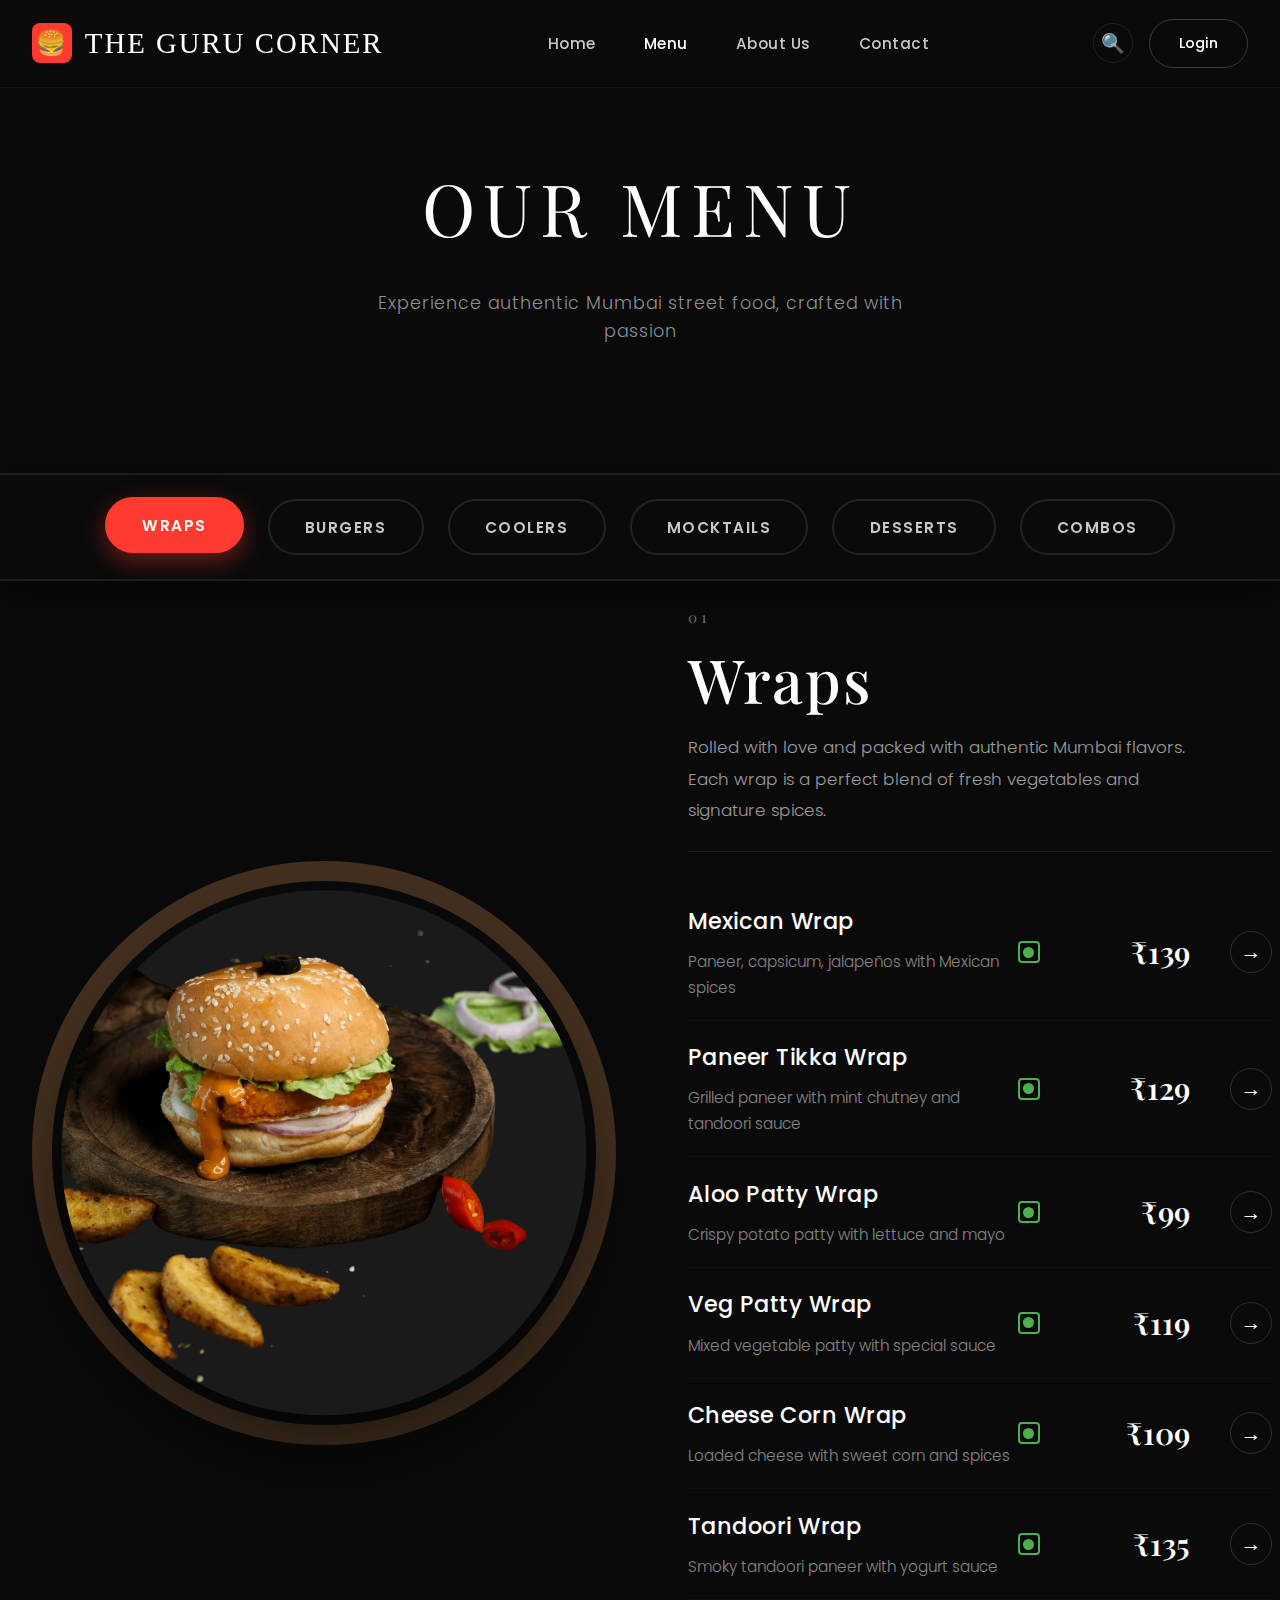
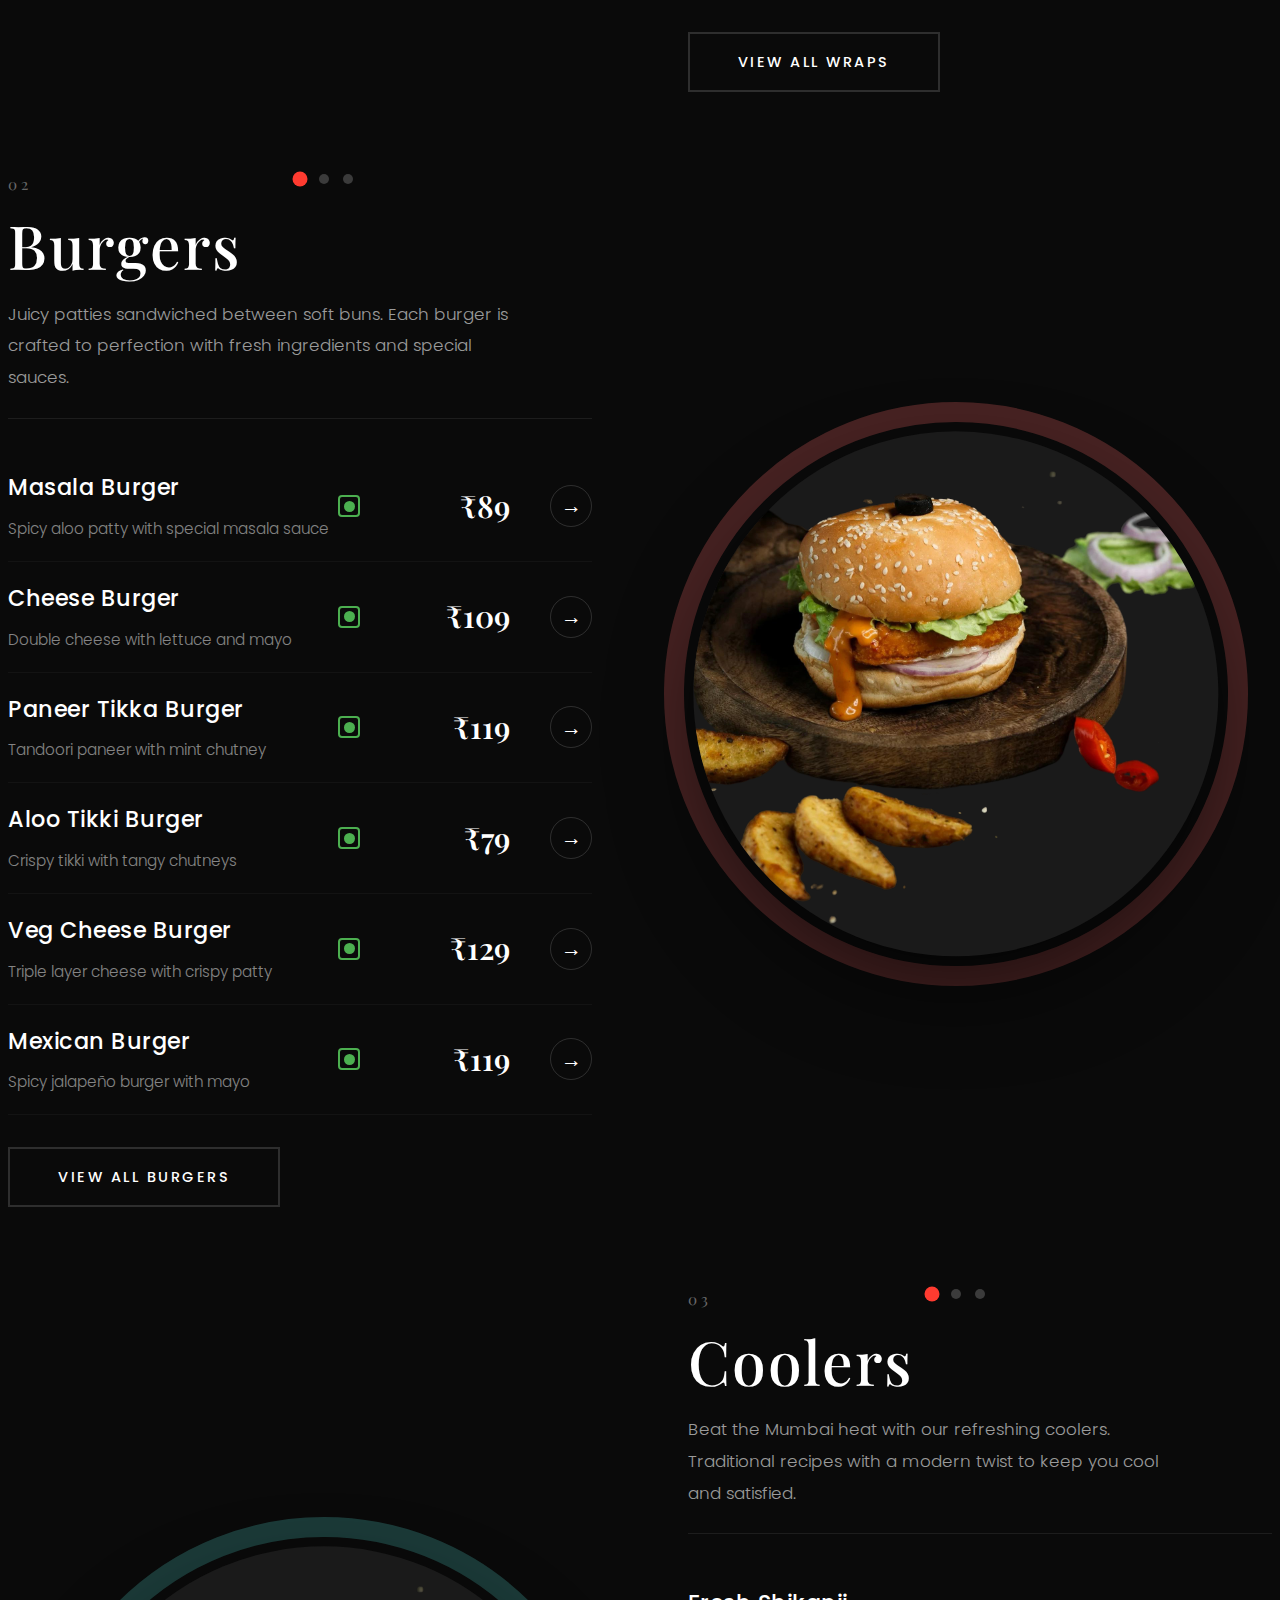
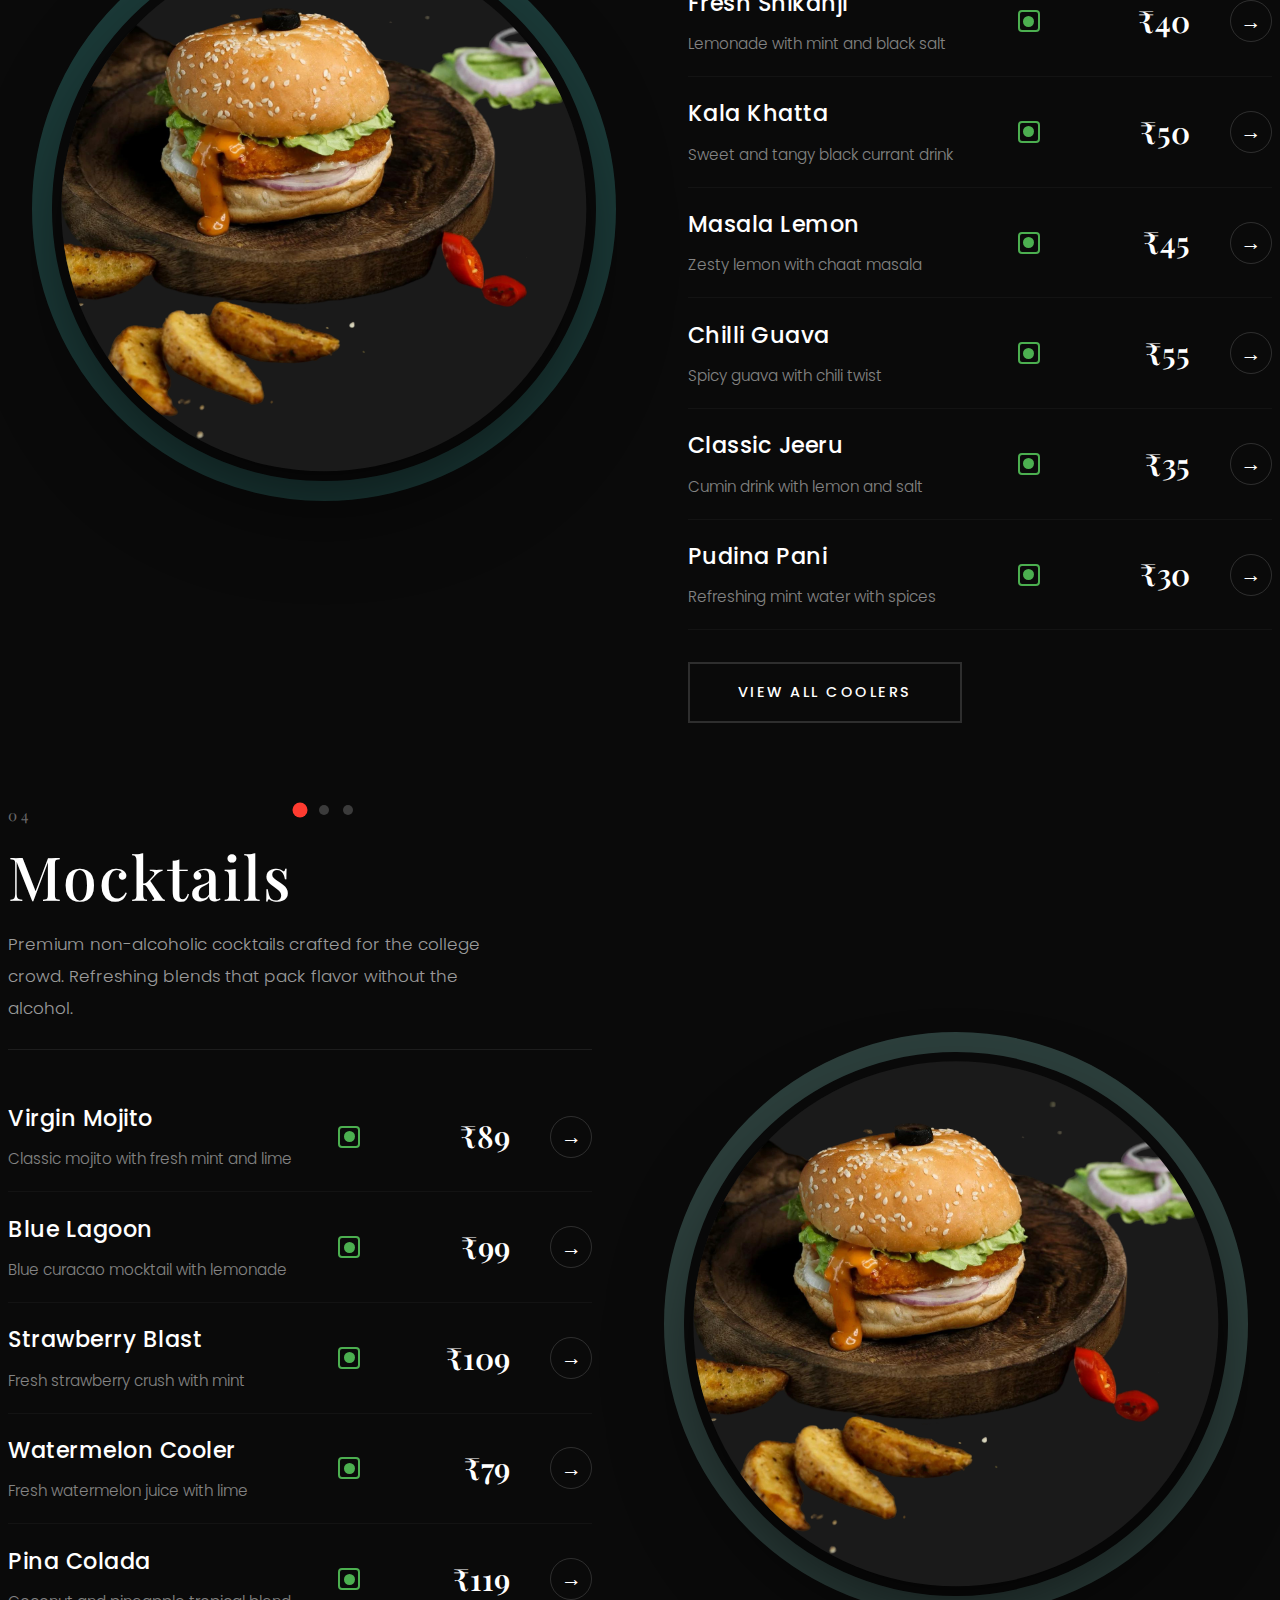
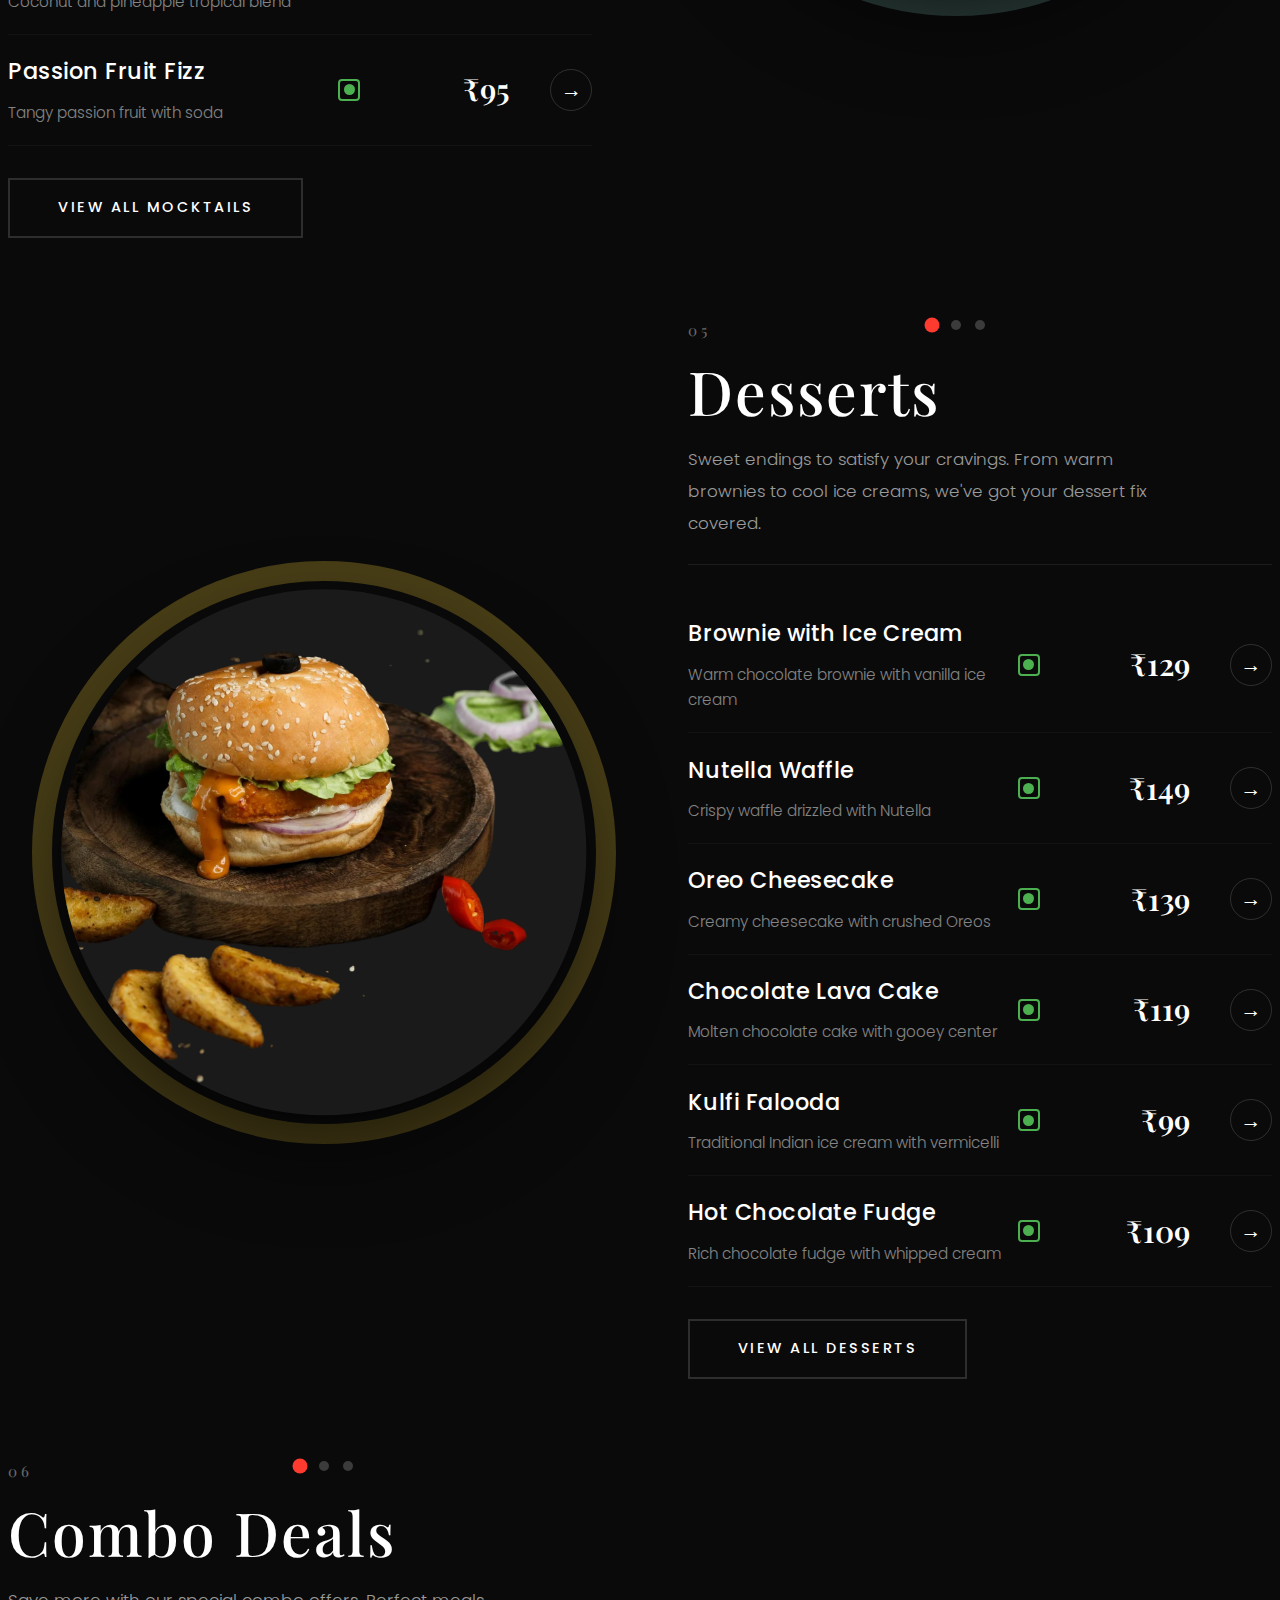
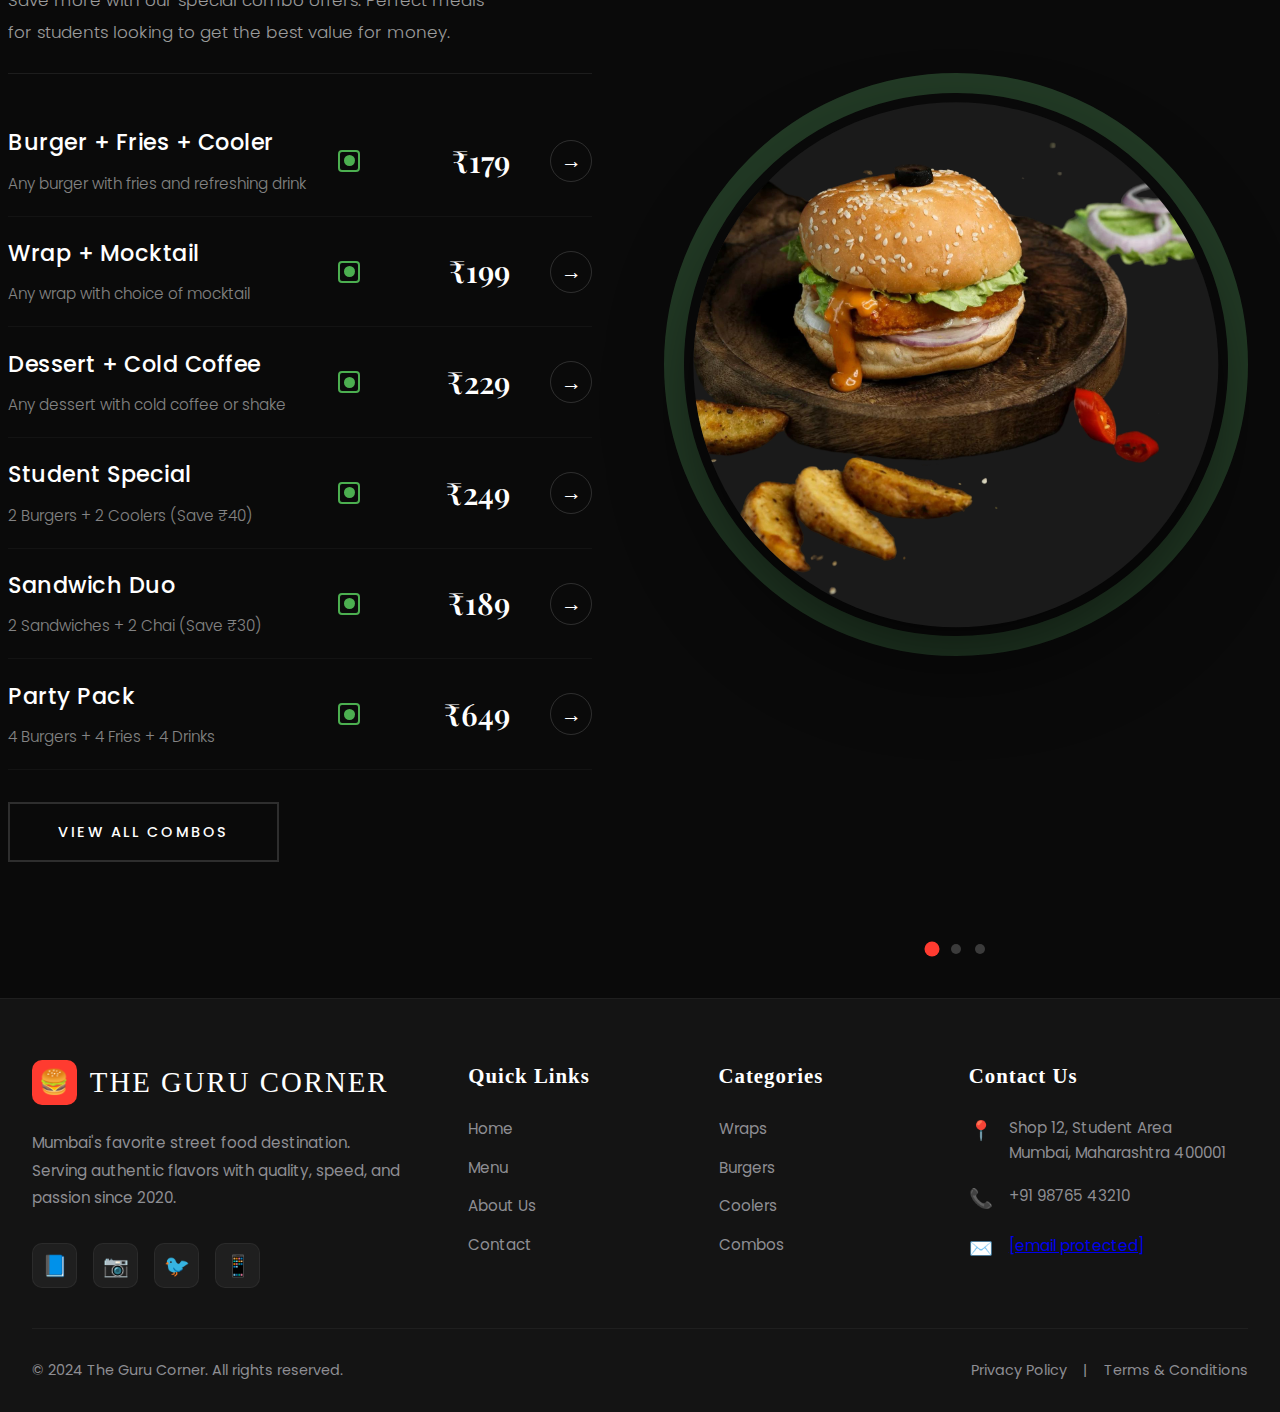
<file: menu.html>
<!DOCTYPE html>
<html lang="en">
<head>
    <meta charset="UTF-8">
    <meta name="viewport" content="width=device-width, initial-scale=1.0">
    <title>Menu - The Guru Corner</title>
    
    <!-- Google Fonts -->
    <link rel="preconnect" href="https://fonts.googleapis.com">
    <link rel="preconnect" href="https://fonts.gstatic.com" crossorigin>
    <link href="https://fonts.googleapis.com/css2?family=Poppins:wght@300;400;500;600;700&family=Playfair+Display:wght@400;500;600;700;800&display=swap" rel="stylesheet">
    
    <!-- External CSS -->
    <link rel="stylesheet" href="css/styles.css?v=2.0">
    
    <style>
        /* Premium Menu Page - Restaurant Style */
        
        /* Menu Hero - Minimal & Elegant */
        .menu-hero {
            padding: 150px 2rem 80px;
            text-align: center;
            background: var(--bg-black);
        }

        .menu-hero h1 {
            font-family: 'Playfair Display', serif;
            font-size: 4.5rem;
            color: var(--text-white);
            margin-bottom: 1.5rem;
            font-weight: 400;
            letter-spacing: 8px;
            text-transform: uppercase;
        }

        .menu-hero p {
            font-size: 1.1rem;
            color: var(--text-gray);
            max-width: 600px;
            margin: 0 auto 3rem;
            font-weight: 300;
            letter-spacing: 1px;
        }

        /* Category Navigation - Sticky */
        .category-nav {
            position: sticky;
            top: 76px;
            background: rgba(10, 10, 10, 0.98);
            backdrop-filter: blur(30px);
            border-bottom: 2px solid rgba(255, 255, 255, 0.08);
            border-top: 2px solid rgba(255, 255, 255, 0.08);
            z-index: 100;
            padding: 1.5rem 2rem;
            overflow-x: auto;
            white-space: nowrap;
            box-shadow: 0 10px 40px rgba(0, 0, 0, 0.5);
        }

        .category-nav::-webkit-scrollbar {
            height: 4px;
        }

        .category-nav::-webkit-scrollbar-thumb {
            background: var(--accent-red);
            border-radius: 10px;
        }

        .category-tabs {
            display: flex;
            gap: 1.5rem;
            max-width: 1400px;
            margin: 0 auto;
            justify-content: center;
        }

        .category-tab {
            padding: 0.9rem 2.2rem;
            border-radius: 30px;
            background: transparent;
            border: 2px solid rgba(255, 255, 255, 0.1);
            color: var(--text-light-gray);
            font-family: var(--font-primary);
            font-weight: 600;
            font-size: 0.95rem;
            cursor: pointer;
            transition: all 0.3s ease;
            white-space: nowrap;
            text-transform: uppercase;
            letter-spacing: 1.5px;
        }

        .category-tab:hover,
        .category-tab.active {
            background: var(--accent-red);
            color: var(--text-white);
            border-color: var(--accent-red);
            transform: translateY(-2px);
            box-shadow: 0 8px 25px rgba(255, 59, 48, 0.4);
        }

        /* Menu Sections */
        .menu-sections {
            max-width: 1400px;
            margin: 0 auto;
            padding: 0 2rem 5rem;
        }

        .category-section {
            margin-bottom: 1.5rem;
            scroll-margin-top: 150px;
        }

        /* Two-column layout: Image | List */
        .category-content {
            display: grid;
            grid-template-columns: 48% 52%;
            gap: 3rem;
            align-items: stretch;
            min-height: auto;
        }

        /* Alternate layout */
        .category-section:nth-child(even) .category-content {
            direction: rtl;
        }

        .category-section:nth-child(even) .category-content > * {
            direction: ltr;
        }

        /* Image Slider - MUCH LARGER to fill space */
        .image-slider {
            position: relative;
            width: 100%;
            min-height: 750px;
            display: flex;
            align-items: center;
            justify-content: center;
            padding: 2rem 0;
        }

        .slider-wrapper {
            position: relative;
            width: 100%;
            max-width: 650px;
            aspect-ratio: 1;
        }

        .slider-ring {
            position: absolute;
            width: 100%;
            height: 100%;
            border-radius: 50%;
            border: 20px solid;
            opacity: 0.25;
            animation: ringPulse 4s ease-in-out infinite;
        }

        @keyframes ringPulse {
            0%, 100% { transform: scale(1); opacity: 0.25; }
            50% { transform: scale(1.05); opacity: 0.15; }
        }

        /* Colored rings per category */
        .category-section:nth-child(1) .slider-ring { border-color: #F4A460; }
        .category-section:nth-child(2) .slider-ring { border-color: #FF6B6B; }
        .category-section:nth-child(3) .slider-ring { border-color: #4ECDC4; }
        .category-section:nth-child(4) .slider-ring { border-color: #95E1D3; }
        .category-section:nth-child(5) .slider-ring { border-color: #FFD93D; }
        .category-section:nth-child(6) .slider-ring { border-color: #6BCB77; }

        .slider-image {
            position: absolute;
            top: 50%;
            left: 50%;
            transform: translate(-50%, -50%);
            width: 90%;
            height: 90%;
            border-radius: 50%;
            overflow: hidden;
            background: #1a1a1a;
            box-shadow: 0 40px 80px rgba(0, 0, 0, 0.5);
        }

        .slider-image img {
            width: 100%;
            height: 100%;
            object-fit: cover;
            transition: transform 0.5s ease;
        }

        .slider-wrapper:hover .slider-image img {
            transform: scale(1.05);
        }

        /* Slider Navigation */
        .slider-nav {
            position: absolute;
            bottom: -60px;
            left: 50%;
            transform: translateX(-50%);
            display: flex;
            gap: 14px;
        }

        .slider-dot {
            width: 10px;
            height: 10px;
            border-radius: 50%;
            background: rgba(255, 255, 255, 0.2);
            cursor: pointer;
            transition: all 0.3s;
        }

        .slider-dot.active {
            background: var(--accent-red);
            transform: scale(1.5);
        }

        /* Menu List Container */
        .menu-list-container {
            padding: 1.5rem 1.5rem 2rem;
            display: flex;
            flex-direction: column;
            justify-content: space-between;
            min-height: 750px;
        }

        .category-header {
            margin-bottom: 2rem;
            border-bottom: 1px solid rgba(255, 255, 255, 0.08);
            padding-bottom: 1.5rem;
        }

        .category-number {
            font-family: 'Playfair Display', serif;
            font-size: 0.95rem;
            color: rgba(255, 255, 255, 0.4);
            letter-spacing: 4px;
            margin-bottom: 1rem;
            display: block;
            font-weight: 300;
        }

        .category-title {
            font-family: 'Playfair Display', serif;
            font-size: 3.8rem;
            color: var(--text-white);
            font-weight: 500;
            letter-spacing: 2px;
            margin-bottom: 1.2rem;
            line-height: 1.1;
        }

        .category-description {
            font-size: 1.05rem;
            color: rgba(255, 255, 255, 0.6);
            line-height: 1.9;
            max-width: 500px;
            font-weight: 300;
        }

        /* Menu Items List */
        .menu-items-list {
            list-style: none;
        }

        .menu-list-item {
            padding: 1.2rem 0;
            border-bottom: 1px solid rgba(255, 255, 255, 0.04);
            display: flex;
            justify-content: space-between;
            align-items: center;
            cursor: pointer;
            transition: all 0.4s ease;
            position: relative;
        }

        .menu-list-item::before {
            content: '';
            position: absolute;
            left: -2rem;
            top: 0;
            width: 4px;
            height: 0;
            background: var(--accent-red);
            transition: height 0.4s ease;
        }

        .menu-list-item:hover::before {
            height: 100%;
        }

        .menu-list-item:hover {
            padding-left: 2rem;
            background: rgba(255, 255, 255, 0.01);
        }

        .item-info {
            flex: 1;
            max-width: 400px;
        }

        .item-name {
            font-size: 1.4rem;
            color: var(--text-white);
            font-weight: 500;
            margin-bottom: 0.6rem;
            letter-spacing: 0.5px;
            transition: color 0.3s;
        }

        .menu-list-item:hover .item-name {
            color: var(--accent-red);
        }

        .item-description {
            font-size: 0.95rem;
            color: rgba(255, 255, 255, 0.5);
            line-height: 1.7;
            font-weight: 300;
        }

        .item-meta {
            display: flex;
            align-items: center;
            gap: 2.5rem;
        }

        /* Veg Indicator */
        .item-veg {
            width: 22px;
            height: 22px;
            border: 2.5px solid #4CAF50;
            border-radius: 4px;
            display: flex;
            align-items: center;
            justify-content: center;
        }

        .item-veg::before {
            content: '';
            width: 11px;
            height: 11px;
            background: #4CAF50;
            border-radius: 50%;
        }

        .item-price {
            font-family: 'Playfair Display', serif;
            font-size: 1.9rem;
            color: var(--text-white);
            font-weight: 600;
            min-width: 110px;
            text-align: right;
        }

        .item-arrow {
            width: 42px;
            height: 42px;
            border: 1.5px solid rgba(255, 255, 255, 0.15);
            border-radius: 50%;
            display: flex;
            align-items: center;
            justify-content: center;
            font-size: 1.3rem;
            color: var(--text-white);
            transition: all 0.4s ease;
        }

        .menu-list-item:hover .item-arrow {
            background: var(--accent-red);
            border-color: var(--accent-red);
            transform: translateX(8px);
        }

        /* View All Button */
        .view-all-btn {
            margin-top: 2rem;
            padding: 1.1rem 3rem;
            background: transparent;
            border: 2px solid rgba(255, 255, 255, 0.15);
            color: var(--text-white);
            font-family: var(--font-primary);
            font-size: 0.9rem;
            font-weight: 500;
            letter-spacing: 2.5px;
            cursor: pointer;
            transition: all 0.4s ease;
            text-transform: uppercase;
            align-self: flex-start;
        }

        .view-all-btn:hover {
            background: var(--accent-red);
            border-color: var(--accent-red);
            transform: translateY(-3px);
            box-shadow: 0 12px 35px rgba(255, 59, 48, 0.35);
        }

        /* Responsive Design */
        @media (max-width: 1200px) {
            .category-content {
                gap: 4rem;
            }

            .slider-wrapper {
                width: 450px;
                height: 450px;
            }

            .slider-image {
                width: 400px;
                height: 400px;
            }
        }

        @media (max-width: 1024px) {
            .category-content,
            .category-section:nth-child(even) .category-content {
                grid-template-columns: 1fr;
                direction: ltr;
                gap: 5rem;
            }

            .image-slider {
                height: 550px;
            }

            .slider-wrapper {
                width: 420px;
                height: 420px;
            }

            .slider-image {
                width: 370px;
                height: 370px;
            }
        }

        @media (max-width: 768px) {
            .menu-hero h1 {
                font-size: 3rem;
                letter-spacing: 4px;
            }

            .category-title {
                font-size: 2.8rem;
            }

            .slider-wrapper {
                width: 350px;
                height: 350px;
            }

            .slider-image {
                width: 310px;
                height: 310px;
            }

            .menu-list-item {
                flex-wrap: wrap;
                gap: 1.2rem;
            }

            .item-info {
                max-width: 100%;
            }

            .item-meta {
                width: 100%;
                justify-content: space-between;
            }

            .item-price {
                text-align: left;
            }
        }
    </style>
</head>
<body>
    <!-- Header -->
    <header id="header">
        <nav>
            <a href="index.html" class="nav-logo">
                <div class="nav-logo-icon">🍔</div>
                <span>THE GURU CORNER</span>
            </a>
            <ul class="nav-links" id="navLinks">
                <li><a href="index.html">Home</a></li>
                <li><a href="menu.html" class="active">Menu</a></li>
                <li><a href="about.html">About Us</a></li>
                <li><a href="contact.html">Contact</a></li>
            </ul>
            <div class="nav-actions">
                <button class="nav-search">🔍</button>
                <button class="nav-login">Login</button>
            </div>
            <div class="menu-toggle" id="menuToggle">
                <span></span>
                <span></span>
                <span></span>
            </div>
        </nav>
    </header>

    <!-- Menu Hero -->
    <section class="menu-hero">
        <h1>OUR MENU</h1>
        <p>Experience authentic Mumbai street food, crafted with passion</p>
    </section>

    <!-- Category Navigation - Sticky -->
    <nav class="category-nav">
        <div class="category-tabs">
            <button class="category-tab active" onclick="scrollToCategory('wraps')">Wraps</button>
            <button class="category-tab" onclick="scrollToCategory('burgers')">Burgers</button>
            <button class="category-tab" onclick="scrollToCategory('coolers')">Coolers</button>
            <button class="category-tab" onclick="scrollToCategory('mocktails')">Mocktails</button>
            <button class="category-tab" onclick="scrollToCategory('desserts')">Desserts</button>
            <button class="category-tab" onclick="scrollToCategory('combos')">Combos</button>
        </div>
    </nav>

    <!-- Menu Sections -->
    <div class="menu-sections">
        
        <!-- WRAPS -->
        <section class="category-section" id="wraps">
            <div class="category-content">
                
                <div class="image-slider">
                    <div class="slider-wrapper">
                        <div class="slider-ring"></div>
                        <div class="slider-image">
                            <img src="images/hero-image.png" alt="Wraps">
                        </div>
                    </div>
                    <div class="slider-nav">
                        <div class="slider-dot active"></div>
                        <div class="slider-dot"></div>
                        <div class="slider-dot"></div>
                    </div>
                </div>

                <div class="menu-list-container">
                    <div class="category-header">
                        <span class="category-number">01</span>
                        <h2 class="category-title">Wraps</h2>
                        <p class="category-description">
                            Rolled with love and packed with authentic Mumbai flavors. 
                            Each wrap is a perfect blend of fresh vegetables and signature spices.
                        </p>
                    </div>

                    <ul class="menu-items-list">
                        <li class="menu-list-item">
                            <div class="item-info">
                                <h3 class="item-name">Mexican Wrap</h3>
                                <p class="item-description">Paneer, capsicum, jalapeños with Mexican spices</p>
                            </div>
                            <div class="item-meta">
                                <div class="item-veg"></div>
                                <span class="item-price">₹139</span>
                                <div class="item-arrow">→</div>
                            </div>
                        </li>

                        <li class="menu-list-item">
                            <div class="item-info">
                                <h3 class="item-name">Paneer Tikka Wrap</h3>
                                <p class="item-description">Grilled paneer with mint chutney and tandoori sauce</p>
                            </div>
                            <div class="item-meta">
                                <div class="item-veg"></div>
                                <span class="item-price">₹129</span>
                                <div class="item-arrow">→</div>
                            </div>
                        </li>

                        <li class="menu-list-item">
                            <div class="item-info">
                                <h3 class="item-name">Aloo Patty Wrap</h3>
                                <p class="item-description">Crispy potato patty with lettuce and mayo</p>
                            </div>
                            <div class="item-meta">
                                <div class="item-veg"></div>
                                <span class="item-price">₹99</span>
                                <div class="item-arrow">→</div>
                            </div>
                        </li>

                        <li class="menu-list-item">
                            <div class="item-info">
                                <h3 class="item-name">Veg Patty Wrap</h3>
                                <p class="item-description">Mixed vegetable patty with special sauce</p>
                            </div>
                            <div class="item-meta">
                                <div class="item-veg"></div>
                                <span class="item-price">₹119</span>
                                <div class="item-arrow">→</div>
                            </div>
                        </li>

                        <li class="menu-list-item">
                            <div class="item-info">
                                <h3 class="item-name">Cheese Corn Wrap</h3>
                                <p class="item-description">Loaded cheese with sweet corn and spices</p>
                            </div>
                            <div class="item-meta">
                                <div class="item-veg"></div>
                                <span class="item-price">₹109</span>
                                <div class="item-arrow">→</div>
                            </div>
                        </li>

                        <li class="menu-list-item">
                            <div class="item-info">
                                <h3 class="item-name">Tandoori Wrap</h3>
                                <p class="item-description">Smoky tandoori paneer with yogurt sauce</p>
                            </div>
                            <div class="item-meta">
                                <div class="item-veg"></div>
                                <span class="item-price">₹135</span>
                                <div class="item-arrow">→</div>
                            </div>
                        </li>
                    </ul>

                    <button class="view-all-btn">View All Wraps</button>
                </div>
            </div>
        </section>

        <!-- BURGERS -->
        <section class="category-section" id="burgers">
            <div class="category-content">
                
                <div class="image-slider">
                    <div class="slider-wrapper">
                        <div class="slider-ring"></div>
                        <div class="slider-image">
                            <img src="images/hero-image.png" alt="Burgers">
                        </div>
                    </div>
                    <div class="slider-nav">
                        <div class="slider-dot active"></div>
                        <div class="slider-dot"></div>
                        <div class="slider-dot"></div>
                    </div>
                </div>

                <div class="menu-list-container">
                    <div class="category-header">
                        <span class="category-number">02</span>
                        <h2 class="category-title">Burgers</h2>
                        <p class="category-description">
                            Juicy patties sandwiched between soft buns. Each burger is crafted 
                            to perfection with fresh ingredients and special sauces.
                        </p>
                    </div>

                    <ul class="menu-items-list">
                        <li class="menu-list-item">
                            <div class="item-info">
                                <h3 class="item-name">Masala Burger</h3>
                                <p class="item-description">Spicy aloo patty with special masala sauce</p>
                            </div>
                            <div class="item-meta">
                                <div class="item-veg"></div>
                                <span class="item-price">₹89</span>
                                <div class="item-arrow">→</div>
                            </div>
                        </li>

                        <li class="menu-list-item">
                            <div class="item-info">
                                <h3 class="item-name">Cheese Burger</h3>
                                <p class="item-description">Double cheese with lettuce and mayo</p>
                            </div>
                            <div class="item-meta">
                                <div class="item-veg"></div>
                                <span class="item-price">₹109</span>
                                <div class="item-arrow">→</div>
                            </div>
                        </li>

                        <li class="menu-list-item">
                            <div class="item-info">
                                <h3 class="item-name">Paneer Tikka Burger</h3>
                                <p class="item-description">Tandoori paneer with mint chutney</p>
                            </div>
                            <div class="item-meta">
                                <div class="item-veg"></div>
                                <span class="item-price">₹119</span>
                                <div class="item-arrow">→</div>
                            </div>
                        </li>

                        <li class="menu-list-item">
                            <div class="item-info">
                                <h3 class="item-name">Aloo Tikki Burger</h3>
                                <p class="item-description">Crispy tikki with tangy chutneys</p>
                            </div>
                            <div class="item-meta">
                                <div class="item-veg"></div>
                                <span class="item-price">₹79</span>
                                <div class="item-arrow">→</div>
                            </div>
                        </li>

                        <li class="menu-list-item">
                            <div class="item-info">
                                <h3 class="item-name">Veg Cheese Burger</h3>
                                <p class="item-description">Triple layer cheese with crispy patty</p>
                            </div>
                            <div class="item-meta">
                                <div class="item-veg"></div>
                                <span class="item-price">₹129</span>
                                <div class="item-arrow">→</div>
                            </div>
                        </li>

                        <li class="menu-list-item">
                            <div class="item-info">
                                <h3 class="item-name">Mexican Burger</h3>
                                <p class="item-description">Spicy jalapeño burger with mayo</p>
                            </div>
                            <div class="item-meta">
                                <div class="item-veg"></div>
                                <span class="item-price">₹119</span>
                                <div class="item-arrow">→</div>
                            </div>
                        </li>
                    </ul>

                    <button class="view-all-btn">View All Burgers</button>
                </div>
            </div>
        </section>

        <!-- COOLERS -->
        <section class="category-section" id="coolers">
            <div class="category-content">
                
                <div class="image-slider">
                    <div class="slider-wrapper">
                        <div class="slider-ring"></div>
                        <div class="slider-image">
                            <img src="images/hero-image.png" alt="Coolers">
                        </div>
                    </div>
                    <div class="slider-nav">
                        <div class="slider-dot active"></div>
                        <div class="slider-dot"></div>
                        <div class="slider-dot"></div>
                    </div>
                </div>

                <div class="menu-list-container">
                    <div class="category-header">
                        <span class="category-number">03</span>
                        <h2 class="category-title">Coolers</h2>
                        <p class="category-description">
                            Beat the Mumbai heat with our refreshing coolers. Traditional recipes 
                            with a modern twist to keep you cool and satisfied.
                        </p>
                    </div>

                    <ul class="menu-items-list">
                        <li class="menu-list-item">
                            <div class="item-info">
                                <h3 class="item-name">Fresh Shikanji</h3>
                                <p class="item-description">Lemonade with mint and black salt</p>
                            </div>
                            <div class="item-meta">
                                <div class="item-veg"></div>
                                <span class="item-price">₹40</span>
                                <div class="item-arrow">→</div>
                            </div>
                        </li>

                        <li class="menu-list-item">
                            <div class="item-info">
                                <h3 class="item-name">Kala Khatta</h3>
                                <p class="item-description">Sweet and tangy black currant drink</p>
                            </div>
                            <div class="item-meta">
                                <div class="item-veg"></div>
                                <span class="item-price">₹50</span>
                                <div class="item-arrow">→</div>
                            </div>
                        </li>

                        <li class="menu-list-item">
                            <div class="item-info">
                                <h3 class="item-name">Masala Lemon</h3>
                                <p class="item-description">Zesty lemon with chaat masala</p>
                            </div>
                            <div class="item-meta">
                                <div class="item-veg"></div>
                                <span class="item-price">₹45</span>
                                <div class="item-arrow">→</div>
                            </div>
                        </li>

                        <li class="menu-list-item">
                            <div class="item-info">
                                <h3 class="item-name">Chilli Guava</h3>
                                <p class="item-description">Spicy guava with chili twist</p>
                            </div>
                            <div class="item-meta">
                                <div class="item-veg"></div>
                                <span class="item-price">₹55</span>
                                <div class="item-arrow">→</div>
                            </div>
                        </li>

                        <li class="menu-list-item">
                            <div class="item-info">
                                <h3 class="item-name">Classic Jeeru</h3>
                                <p class="item-description">Cumin drink with lemon and salt</p>
                            </div>
                            <div class="item-meta">
                                <div class="item-veg"></div>
                                <span class="item-price">₹35</span>
                                <div class="item-arrow">→</div>
                            </div>
                        </li>

                        <li class="menu-list-item">
                            <div class="item-info">
                                <h3 class="item-name">Pudina Pani</h3>
                                <p class="item-description">Refreshing mint water with spices</p>
                            </div>
                            <div class="item-meta">
                                <div class="item-veg"></div>
                                <span class="item-price">₹30</span>
                                <div class="item-arrow">→</div>
                            </div>
                        </li>
                    </ul>

                    <button class="view-all-btn">View All Coolers</button>
                </div>
            </div>
        </section>

        <!-- MOCKTAILS -->
        <section class="category-section" id="mocktails">
            <div class="category-content">
                
                <div class="image-slider">
                    <div class="slider-wrapper">
                        <div class="slider-ring"></div>
                        <div class="slider-image">
                            <img src="images/hero-image.png" alt="Mocktails">
                        </div>
                    </div>
                    <div class="slider-nav">
                        <div class="slider-dot active"></div>
                        <div class="slider-dot"></div>
                        <div class="slider-dot"></div>
                    </div>
                </div>

                <div class="menu-list-container">
                    <div class="category-header">
                        <span class="category-number">04</span>
                        <h2 class="category-title">Mocktails</h2>
                        <p class="category-description">
                            Premium non-alcoholic cocktails crafted for the college crowd. 
                            Refreshing blends that pack flavor without the alcohol.
                        </p>
                    </div>

                    <ul class="menu-items-list">
                        <li class="menu-list-item">
                            <div class="item-info">
                                <h3 class="item-name">Virgin Mojito</h3>
                                <p class="item-description">Classic mojito with fresh mint and lime</p>
                            </div>
                            <div class="item-meta">
                                <div class="item-veg"></div>
                                <span class="item-price">₹89</span>
                                <div class="item-arrow">→</div>
                            </div>
                        </li>

                        <li class="menu-list-item">
                            <div class="item-info">
                                <h3 class="item-name">Blue Lagoon</h3>
                                <p class="item-description">Blue curacao mocktail with lemonade</p>
                            </div>
                            <div class="item-meta">
                                <div class="item-veg"></div>
                                <span class="item-price">₹99</span>
                                <div class="item-arrow">→</div>
                            </div>
                        </li>

                        <li class="menu-list-item">
                            <div class="item-info">
                                <h3 class="item-name">Strawberry Blast</h3>
                                <p class="item-description">Fresh strawberry crush with mint</p>
                            </div>
                            <div class="item-meta">
                                <div class="item-veg"></div>
                                <span class="item-price">₹109</span>
                                <div class="item-arrow">→</div>
                            </div>
                        </li>

                        <li class="menu-list-item">
                            <div class="item-info">
                                <h3 class="item-name">Watermelon Cooler</h3>
                                <p class="item-description">Fresh watermelon juice with lime</p>
                            </div>
                            <div class="item-meta">
                                <div class="item-veg"></div>
                                <span class="item-price">₹79</span>
                                <div class="item-arrow">→</div>
                            </div>
                        </li>

                        <li class="menu-list-item">
                            <div class="item-info">
                                <h3 class="item-name">Pina Colada</h3>
                                <p class="item-description">Coconut and pineapple tropical blend</p>
                            </div>
                            <div class="item-meta">
                                <div class="item-veg"></div>
                                <span class="item-price">₹119</span>
                                <div class="item-arrow">→</div>
                            </div>
                        </li>

                        <li class="menu-list-item">
                            <div class="item-info">
                                <h3 class="item-name">Passion Fruit Fizz</h3>
                                <p class="item-description">Tangy passion fruit with soda</p>
                            </div>
                            <div class="item-meta">
                                <div class="item-veg"></div>
                                <span class="item-price">₹95</span>
                                <div class="item-arrow">→</div>
                            </div>
                        </li>
                    </ul>

                    <button class="view-all-btn">View All Mocktails</button>
                </div>
            </div>
        </section>

        <!-- DESSERTS -->
        <section class="category-section" id="desserts">
            <div class="category-content">
                
                <div class="image-slider">
                    <div class="slider-wrapper">
                        <div class="slider-ring"></div>
                        <div class="slider-image">
                            <img src="images/hero-image.png" alt="Desserts">
                        </div>
                    </div>
                    <div class="slider-nav">
                        <div class="slider-dot active"></div>
                        <div class="slider-dot"></div>
                        <div class="slider-dot"></div>
                    </div>
                </div>

                <div class="menu-list-container">
                    <div class="category-header">
                        <span class="category-number">05</span>
                        <h2 class="category-title">Desserts</h2>
                        <p class="category-description">
                            Sweet endings to satisfy your cravings. From warm brownies 
                            to cool ice creams, we've got your dessert fix covered.
                        </p>
                    </div>

                    <ul class="menu-items-list">
                        <li class="menu-list-item">
                            <div class="item-info">
                                <h3 class="item-name">Brownie with Ice Cream</h3>
                                <p class="item-description">Warm chocolate brownie with vanilla ice cream</p>
                            </div>
                            <div class="item-meta">
                                <div class="item-veg"></div>
                                <span class="item-price">₹129</span>
                                <div class="item-arrow">→</div>
                            </div>
                        </li>

                        <li class="menu-list-item">
                            <div class="item-info">
                                <h3 class="item-name">Nutella Waffle</h3>
                                <p class="item-description">Crispy waffle drizzled with Nutella</p>
                            </div>
                            <div class="item-meta">
                                <div class="item-veg"></div>
                                <span class="item-price">₹149</span>
                                <div class="item-arrow">→</div>
                            </div>
                        </li>

                        <li class="menu-list-item">
                            <div class="item-info">
                                <h3 class="item-name">Oreo Cheesecake</h3>
                                <p class="item-description">Creamy cheesecake with crushed Oreos</p>
                            </div>
                            <div class="item-meta">
                                <div class="item-veg"></div>
                                <span class="item-price">₹139</span>
                                <div class="item-arrow">→</div>
                            </div>
                        </li>

                        <li class="menu-list-item">
                            <div class="item-info">
                                <h3 class="item-name">Chocolate Lava Cake</h3>
                                <p class="item-description">Molten chocolate cake with gooey center</p>
                            </div>
                            <div class="item-meta">
                                <div class="item-veg"></div>
                                <span class="item-price">₹119</span>
                                <div class="item-arrow">→</div>
                            </div>
                        </li>

                        <li class="menu-list-item">
                            <div class="item-info">
                                <h3 class="item-name">Kulfi Falooda</h3>
                                <p class="item-description">Traditional Indian ice cream with vermicelli</p>
                            </div>
                            <div class="item-meta">
                                <div class="item-veg"></div>
                                <span class="item-price">₹99</span>
                                <div class="item-arrow">→</div>
                            </div>
                        </li>

                        <li class="menu-list-item">
                            <div class="item-info">
                                <h3 class="item-name">Hot Chocolate Fudge</h3>
                                <p class="item-description">Rich chocolate fudge with whipped cream</p>
                            </div>
                            <div class="item-meta">
                                <div class="item-veg"></div>
                                <span class="item-price">₹109</span>
                                <div class="item-arrow">→</div>
                            </div>
                        </li>
                    </ul>

                    <button class="view-all-btn">View All Desserts</button>
                </div>
            </div>
        </section>

        <!-- COMBOS -->
        <section class="category-section" id="combos">
            <div class="category-content">
                
                <div class="image-slider">
                    <div class="slider-wrapper">
                        <div class="slider-ring"></div>
                        <div class="slider-image">
                            <img src="images/hero-image.png" alt="Combos">
                        </div>
                    </div>
                    <div class="slider-nav">
                        <div class="slider-dot active"></div>
                        <div class="slider-dot"></div>
                        <div class="slider-dot"></div>
                    </div>
                </div>

                <div class="menu-list-container">
                    <div class="category-header">
                        <span class="category-number">06</span>
                        <h2 class="category-title">Combo Deals</h2>
                        <p class="category-description">
                            Save more with our special combo offers. Perfect meals for 
                            students looking to get the best value for money.
                        </p>
                    </div>

                    <ul class="menu-items-list">
                        <li class="menu-list-item">
                            <div class="item-info">
                                <h3 class="item-name">Burger + Fries + Cooler</h3>
                                <p class="item-description">Any burger with fries and refreshing drink</p>
                            </div>
                            <div class="item-meta">
                                <div class="item-veg"></div>
                                <span class="item-price">₹179</span>
                                <div class="item-arrow">→</div>
                            </div>
                        </li>

                        <li class="menu-list-item">
                            <div class="item-info">
                                <h3 class="item-name">Wrap + Mocktail</h3>
                                <p class="item-description">Any wrap with choice of mocktail</p>
                            </div>
                            <div class="item-meta">
                                <div class="item-veg"></div>
                                <span class="item-price">₹199</span>
                                <div class="item-arrow">→</div>
                            </div>
                        </li>

                        <li class="menu-list-item">
                            <div class="item-info">
                                <h3 class="item-name">Dessert + Cold Coffee</h3>
                                <p class="item-description">Any dessert with cold coffee or shake</p>
                            </div>
                            <div class="item-meta">
                                <div class="item-veg"></div>
                                <span class="item-price">₹229</span>
                                <div class="item-arrow">→</div>
                            </div>
                        </li>

                        <li class="menu-list-item">
                            <div class="item-info">
                                <h3 class="item-name">Student Special</h3>
                                <p class="item-description">2 Burgers + 2 Coolers (Save ₹40)</p>
                            </div>
                            <div class="item-meta">
                                <div class="item-veg"></div>
                                <span class="item-price">₹249</span>
                                <div class="item-arrow">→</div>
                            </div>
                        </li>

                        <li class="menu-list-item">
                            <div class="item-info">
                                <h3 class="item-name">Sandwich Duo</h3>
                                <p class="item-description">2 Sandwiches + 2 Chai (Save ₹30)</p>
                            </div>
                            <div class="item-meta">
                                <div class="item-veg"></div>
                                <span class="item-price">₹189</span>
                                <div class="item-arrow">→</div>
                            </div>
                        </li>

                        <li class="menu-list-item">
                            <div class="item-info">
                                <h3 class="item-name">Party Pack</h3>
                                <p class="item-description">4 Burgers + 4 Fries + 4 Drinks</p>
                            </div>
                            <div class="item-meta">
                                <div class="item-veg"></div>
                                <span class="item-price">₹649</span>
                                <div class="item-arrow">→</div>
                            </div>
                        </li>
                    </ul>

                    <button class="view-all-btn">View All Combos</button>
                </div>
            </div>
        </section>


    </div>

    <!-- Footer -->
    <footer class="footer">
        <div class="footer-container">
            <div class="footer-top">
                <div class="footer-column footer-brand">
                    <div class="footer-logo">
                        <div class="footer-logo-icon">🍔</div>
                        <span>THE GURU CORNER</span>
                    </div>
                    <p class="footer-description">
                        Mumbai's favorite street food destination. Serving authentic flavors 
                        with quality, speed, and passion since 2020.
                    </p>
                    <div class="footer-social">
                        <a href="#" class="social-link">📘</a>
                        <a href="#" class="social-link">📷</a>
                        <a href="#" class="social-link">🐦</a>
                        <a href="#" class="social-link">📱</a>
                    </div>
                </div>

                <div class="footer-column">
                    <h3 class="footer-heading">Quick Links</h3>
                    <ul class="footer-links">
                        <li><a href="index.html">Home</a></li>
                        <li><a href="menu.html">Menu</a></li>
                        <li><a href="about.html">About Us</a></li>
                        <li><a href="contact.html">Contact</a></li>
                    </ul>
                </div>

                <div class="footer-column">
                    <h3 class="footer-heading">Categories</h3>
                    <ul class="footer-links">
                        <li><a href="#wraps">Wraps</a></li>
                        <li><a href="#burgers">Burgers</a></li>
                        <li><a href="#coolers">Coolers</a></li>
                        <li><a href="#combos">Combos</a></li>
                    </ul>
                </div>

                <div class="footer-column">
                    <h3 class="footer-heading">Contact Us</h3>
                    <ul class="footer-contact">
                        <li>
                            <span class="contact-icon">📍</span>
                            <span>Shop 12, Student Area<br>Mumbai, Maharashtra 400001</span>
                        </li>
                        <li>
                            <span class="contact-icon">📞</span>
                            <span>+91 98765 43210</span>
                        </li>
                        <li>
                            <span class="contact-icon">✉️</span>
                            <span><a href="/cdn-cgi/l/email-protection" class="__cf_email__" data-cfemail="cda5a8a1a1a28db9a5a8aab8bfb8aea2bfa3a8bfe3aea2a0">[email&#160;protected]</a></span>
                        </li>
                    </ul>
                </div>
            </div>

            <div class="footer-bottom">
                <p>&copy; 2024 The Guru Corner. All rights reserved.</p>
                <div class="footer-bottom-links">
                    <a href="#">Privacy Policy</a>
                    <span>|</span>
                    <a href="#">Terms & Conditions</a>
   
    <script>
        // Smooth scroll to category
        function scrollToCategory(categoryId) {
            const section = document.getElementById(categoryId);
            if (section) {
                section.scrollIntoView({ behavior: 'smooth', block: 'start' });
            }
            
            // Update active tab
            document.querySelectorAll('.category-tab').forEach(tab => {
                tab.classList.remove('active');
            });
            event.target.classList.add('active');
        }

        // Highlight active category on scroll
        const sections = document.querySelectorAll('.category-section');
        const categoryTabs = document.querySelectorAll('.category-tab');

        window.addEventListener('scroll', () => {
            let current = '';
            
            sections.forEach(section => {
                const sectionTop = section.offsetTop;
                const sectionHeight = section.clientHeight;
                if (scrollY >= sectionTop - 250) {
                    current = section.getAttribute('id');
                }
            });

            categoryTabs.forEach((tab, index) => {
                tab.classList.remove('active');
                const tabCategory = ['wraps', 'burgers', 'coolers', 'mocktails', 'desserts', 'combos'][index];
                if (tabCategory === current) {
                    tab.classList.add('active');
                }
            });
        });
    </script>
</file>
<file: css/styles.css>
/* ==================== GLOBAL VARIABLES ==================== */
:root {
    /* Colors */
    --bg-black: #0a0a0a;
    --bg-dark: #141414;
    --bg-card: #1a1a1a;
    --accent-red: #FF3B30;
    --accent-gold: #FFD700;
    --accent-green: #4CAF50;
    --text-white: #FFFFFF;
    --text-gray: #8E8E93;
    --text-light-gray: #C7C7CC;
    
    /* Typography */
    --font-primary: 'Poppins', sans-serif;
    --font-display: 'Bebas Neue', cursive;
    
    /* Spacing */
    --section-padding: 80px;
    --container-width: 1400px;
    
    /* Transitions */
    --transition-smooth: all 0.3s cubic-bezier(0.4, 0, 0.2, 1);
    --transition-bounce: all 0.5s cubic-bezier(0.68, -0.55, 0.265, 1.55);
}

/* ==================== RESET & BASE ==================== */
* {
    margin: 0;
    padding: 0;
    box-sizing: border-box;
}

html {
    scroll-behavior: smooth;
    font-size: 16px;
}

body {
    font-family: var(--font-primary);
    background-color: var(--bg-black);
    color: var(--text-white);
    overflow-x: hidden;
    line-height: 1.6;
}

/* ==================== HEADER / NAVIGATION ==================== */
header {
    position: fixed;
    top: 0;
    left: 0;
    width: 100%;
    z-index: 1000;
    background: rgba(10, 10, 10, 0.8);
    backdrop-filter: blur(20px);
    border-bottom: 1px solid rgba(255, 255, 255, 0.05);
    transition: var(--transition-smooth);
}

header.scrolled {
    background: rgba(10, 10, 10, 0.95);
    box-shadow: 0 4px 20px rgba(0, 0, 0, 0.5);
}

nav {
    max-width: var(--container-width);
    margin: 0 auto;
    padding: 1.2rem 2rem;
    display: flex;
    justify-content: space-between;
    align-items: center;
}

.nav-logo {
    display: flex;
    align-items: center;
    gap: 0.8rem;
    font-family: var(--font-display);
    font-size: 1.8rem;
    letter-spacing: 2px;
    color: var(--text-white);
    text-decoration: none;
}

.nav-logo-icon {
    width: 40px;
    height: 40px;
    background: var(--accent-red);
    border-radius: 8px;
    display: flex;
    align-items: center;
    justify-content: center;
    font-size: 1.5rem;
}

.nav-links {
    display: flex;
    list-style: none;
    gap: 3rem;
    align-items: center;
}

.nav-links a {
    color: var(--text-light-gray);
    text-decoration: none;
    font-weight: 500;
    font-size: 0.95rem;
    position: relative;
    transition: var(--transition-smooth);
    letter-spacing: 0.5px;
}

.nav-links a::after {
    content: '';
    position: absolute;
    bottom: -5px;
    left: 0;
    width: 0;
    height: 2px;
    background: var(--accent-red);
    transition: width 0.3s ease;
}

.nav-links a:hover {
    color: var(--text-white);
}

.nav-links a:hover::after {
    width: 100%;
}

.nav-links a.active {
    color: var(--text-white);
}

.nav-actions {
    display: flex;
    gap: 1rem;
    align-items: center;
}

.nav-search {
    width: 40px;
    height: 40px;
    border-radius: 50%;
    border: 1px solid rgba(255, 255, 255, 0.1);
    background: transparent;
    color: var(--text-white);
    cursor: pointer;
    transition: var(--transition-smooth);
    font-size: 1.2rem;
    display: flex;
    align-items: center;
    justify-content: center;
}

.nav-search:hover {
    background: rgba(255, 255, 255, 0.05);
    border-color: var(--accent-red);
}

.nav-login {
    padding: 0.8rem 1.8rem;
    border-radius: 25px;
    border: 1px solid rgba(255, 255, 255, 0.2);
    background: transparent;
    color: var(--text-white);
    font-family: var(--font-primary);
    font-weight: 500;
    font-size: 0.9rem;
    cursor: pointer;
    transition: var(--transition-smooth);
}

.nav-login:hover {
    background: var(--text-white);
    color: var(--bg-black);
    border-color: var(--text-white);
}

/* Mobile Menu Toggle */
.menu-toggle {
    display: none;
    flex-direction: column;
    cursor: pointer;
    gap: 5px;
}

.menu-toggle span {
    width: 25px;
    height: 2px;
    background: var(--text-white);
    transition: var(--transition-smooth);
    border-radius: 2px;
}

/* ==================== HERO SECTION (Homepage) ==================== */
.hero {
    position: relative;
    min-height: 100vh;
    display: grid;
    grid-template-columns: 45% 55%;
    align-items: center;
    padding: 120px 5% 80px;
    width: 100%;
    overflow: hidden;
    background: var(--bg-black);
}

/* Floating Elements Background */
.floating-elements {
    position: absolute;
    top: 0;
    left: 0;
    width: 100%;
    height: 100%;
    pointer-events: none;
    z-index: 1;
}

.floating-item {
    position: absolute;
    font-size: 3rem;
    opacity: 0.05;
    animation: float 6s ease-in-out infinite;
}

.floating-item:nth-child(1) {
    top: 15%;
    left: 5%;
    animation-delay: 0s;
}

.floating-item:nth-child(2) {
    top: 60%;
    left: 10%;
    animation-delay: 2s;
}

.floating-item:nth-child(3) {
    top: 25%;
    right: 15%;
    animation-delay: 1s;
}

.floating-item:nth-child(4) {
    bottom: 20%;
    right: 10%;
    animation-delay: 3s;
}

@keyframes float {
    0%, 100% {
        transform: translateY(0) rotate(0deg);
    }
    25% {
        transform: translateY(-20px) rotate(5deg);
    }
    75% {
        transform: translateY(20px) rotate(-5deg);
    }
}

/* Hero Content - Left Side */
.hero-content {
    position: relative;
    z-index: 10;
    animation: fadeInLeft 1s ease-out;
}

@keyframes fadeInLeft {
    from {
        opacity: 0;
        transform: translateX(-40px);
    }
    to {
        opacity: 1;
        transform: translateX(0);
    }
}

.hero-badge {
    display: inline-flex;
    align-items: center;
    gap: 0.5rem;
    padding: 0.6rem 1.2rem;
    background: rgba(255, 59, 48, 0.1);
    border: 1px solid rgba(255, 59, 48, 0.3);
    border-radius: 30px;
    color: var(--accent-red);
    font-size: 0.85rem;
    font-weight: 600;
    letter-spacing: 0.5px;
    margin-bottom: 2rem;
    animation: pulse 2s infinite;
}

@keyframes pulse {
    0%, 100% {
        box-shadow: 0 0 0 0 rgba(255, 59, 48, 0.4);
    }
    50% {
        box-shadow: 0 0 0 10px rgba(255, 59, 48, 0);
    }
}

.hero-title {
    font-family: var(--font-display);
    font-size: 5rem;
    line-height: 1.1;
    margin: 2rem 0;
    color: var(--text-white);
    letter-spacing: 2px;
    text-transform: uppercase;
}

.hero-title .highlight {
    color: var(--accent-red);
    position: relative;
    display: inline-block;
}

.hero-title .highlight::after {
    content: '';
    position: absolute;
    bottom: 10px;
    left: 0;
    width: 100%;
    height: 15px;
    background: rgba(255, 59, 48, 0.2);
    z-index: -1;
}

.hero-description {
    font-size: 1.25rem;
    color: var(--text-light-gray);
    line-height: 1.8;
    margin: 2rem 0 3rem;
    max-width: 700px;
}

/* Hero Buttons */
.hero-buttons {
    display: flex;
    gap: 1.5rem;
    margin-bottom: 4rem;
}

.btn {
    padding: 1.2rem 2.5rem;
    font-family: var(--font-primary);
    font-weight: 600;
    font-size: 1rem;
    border: none;
    border-radius: 30px;
    cursor: pointer;
    transition: var(--transition-smooth);
    text-decoration: none;
    display: inline-flex;
    align-items: center;
    gap: 0.8rem;
    position: relative;
    overflow: hidden;
}

.btn::before {
    content: '';
    position: absolute;
    top: 50%;
    left: 50%;
    width: 0;
    height: 0;
    border-radius: 50%;
    background: rgba(255, 255, 255, 0.2);
    transform: translate(-50%, -50%);
    transition: width 0.6s, height 0.6s;
}

.btn:hover::before {
    width: 300px;
    height: 300px;
}

.btn span {
    position: relative;
    z-index: 1;
}

.btn-primary {
    background: var(--accent-red);
    color: var(--text-white);
    box-shadow: 0 10px 30px rgba(255, 59, 48, 0.3);
}

.btn-primary:hover {
    transform: translateY(-5px);
    box-shadow: 0 15px 40px rgba(255, 59, 48, 0.5);
}

.btn-secondary {
    background: transparent;
    color: var(--text-white);
    border: 2px solid var(--accent-red);
}

.btn-secondary:hover {
    background: var(--accent-red);
    transform: translateY(-5px);
}

/* Hero Stats */
.hero-stats {
    display: flex;
    gap: 3rem;
}

.stat-item {
    display: flex;
    flex-direction: column;
}

.stat-number {
    font-family: var(--font-display);
    font-size: 2.5rem;
    color: var(--text-white);
    line-height: 1;
    margin-bottom: 0.3rem;
}

.stat-label {
    font-size: 0.9rem;
    color: var(--text-gray);
    font-weight: 400;
}

/* Hero Image - Right Side */
.hero-image {
    position: relative;
    z-index: 10;
    animation: fadeInRight 1s ease-out 0.3s both;
}

@keyframes fadeInRight {
    from {
        opacity: 0;
        transform: translateX(40px);
    }
    to {
        opacity: 1;
        transform: translateX(0);
    }
}

.hero-image-container {
    position: relative;
    width: 100%;
    height: 700px;
    display: flex;
    align-items: center;
    justify-content: center;
}

.hero-food-image {
    width: 650px;
    height: 650px;
    object-fit: contain;
    filter: drop-shadow(0 20px 40px rgba(0, 0, 0, 0.6));
    animation: heroFloat 4s ease-in-out infinite;
}

@keyframes heroFloat {
    0%, 100% {
        transform: translateY(0) rotate(0deg);
    }
    50% {
        transform: translateY(-20px) rotate(2deg);
    }
}

/* Floating Ingredients Around Hero Image */
.ingredient {
    position: absolute;
    font-size: 4rem;
    animation: ingredientFloat 5s ease-in-out infinite;
    filter: drop-shadow(0 10px 20px rgba(0, 0, 0, 0.5));
    opacity: 0.6;
}

.ingredient:nth-child(1) {
    top: 10%;
    right: 15%;
    animation-delay: 0s;
}

.ingredient:nth-child(2) {
    bottom: 15%;
    left: 10%;
    animation-delay: 1s;
}

.ingredient:nth-child(3) {
    top: 50%;
    left: 5%;
    animation-delay: 2s;
}

.ingredient:nth-child(4) {
    bottom: 30%;
    right: 10%;
    animation-delay: 1.5s;
}

@keyframes ingredientFloat {
    0%, 100% {
        transform: translateY(0) rotate(0deg);
        opacity: 0.8;
    }
    50% {
        transform: translateY(-30px) rotate(10deg);
        opacity: 1;
    }
}

/* ==================== PAGE HEADER (About/Contact) ==================== */
.page-header {
    padding: 150px 2rem 80px;
    text-align: center;
    background: linear-gradient(135deg, rgba(255, 59, 48, 0.05), rgba(255, 215, 0, 0.05));
}

.page-title {
    font-family: var(--font-display);
    font-size: 4.5rem;
    color: var(--text-white);
    margin-bottom: 1rem;
    letter-spacing: 3px;
}

.page-subtitle {
    font-size: 1.2rem;
    color: var(--text-gray);
    max-width: 700px;
    margin: 0 auto;
}

/* ==================== SECTIONS ==================== */
.container {
    max-width: var(--container-width);
    margin: 0 auto;
}

.section-header {
    text-align: center;
    margin-bottom: 4rem;
}

.section-label {
    font-size: 0.9rem;
    font-weight: 600;
    letter-spacing: 3px;
    text-transform: uppercase;
    color: var(--accent-red);
    margin-bottom: 1rem;
}

.section-title {
    font-family: var(--font-display);
    font-size: 3.5rem;
    color: var(--text-white);
    margin-bottom: 1rem;
    letter-spacing: 2px;
}

.section-description {
    font-size: 1.1rem;
    color: var(--text-gray);
    max-width: 600px;
    margin: 0 auto;
    line-height: 1.8;
}

/* ==================== FEATURED MENU SECTION ==================== */
.featured-menu {
    padding: var(--section-padding) 2rem;
    background: var(--bg-black);
    position: relative;
}

.featured-menu::before {
    content: '';
    position: absolute;
    top: 0;
    left: 0;
    width: 100%;
    height: 100%;
    background: 
        radial-gradient(circle at 10% 20%, rgba(76, 175, 80, 0.05) 0%, transparent 50%),
        radial-gradient(circle at 90% 80%, rgba(255, 193, 7, 0.05) 0%, transparent 50%);
    pointer-events: none;
}

/* Menu Grid */
.menu-grid {
    display: grid;
    grid-template-columns: repeat(auto-fit, minmax(350px, 1fr));
    gap: 2.5rem;
    margin-top: 3rem;
}

.menu-card {
    background: var(--bg-card);
    border-radius: 25px;
    padding: 1.5rem;
    transition: var(--transition-smooth);
    border: 1px solid rgba(255, 255, 255, 0.05);
    position: relative;
    overflow: hidden;
    display: flex;
    flex-direction: column;
}

.menu-card::before {
    content: '';
    position: absolute;
    top: 0;
    left: -100%;
    width: 100%;
    height: 100%;
    background: linear-gradient(90deg, 
        transparent, 
        rgba(255, 59, 48, 0.05), 
        transparent);
    transition: left 0.6s ease;
}

.menu-card:hover::before {
    left: 100%;
}

.menu-card:hover {
    transform: translateY(-10px);
    border-color: rgba(255, 59, 48, 0.3);
    box-shadow: 0 25px 50px rgba(0, 0, 0, 0.5);
}

.menu-card-image {
    width: 100%;
    height: 280px;
    border-radius: 20px;
    overflow: hidden;
    margin-bottom: 1.5rem;
    background: var(--bg-dark);
    position: relative;
}

.menu-card-image img {
    width: 100%;
    height: 100%;
    object-fit: cover;
    transition: transform 0.5s ease;
}

.menu-card:hover .menu-card-image img {
    transform: scale(1.1);
}

.menu-card-content {
    flex: 1;
    display: flex;
    flex-direction: column;
}

.menu-card-header {
    display: flex;
    justify-content: space-between;
    align-items: center;
    margin-bottom: 1rem;
}

.menu-card-category {
    font-size: 0.75rem;
    font-weight: 700;
    letter-spacing: 1.5px;
    text-transform: uppercase;
    padding: 0.4rem 1rem;
    background: rgba(255, 59, 48, 0.15);
    color: var(--accent-red);
    border-radius: 20px;
}

.menu-card-rating {
    display: flex;
    align-items: center;
    gap: 0.4rem;
    font-size: 0.9rem;
    font-weight: 600;
    color: var(--accent-gold);
}

.menu-card-title {
    font-size: 1.6rem;
    font-weight: 700;
    color: var(--text-white);
    margin-bottom: 0.8rem;
    line-height: 1.2;
}

.menu-card-description {
    font-size: 0.9rem;
    color: var(--text-gray);
    line-height: 1.6;
    margin-bottom: 1.5rem;
    flex: 1;
}

.menu-card-footer {
    display: flex;
    justify-content: space-between;
    align-items: center;
    padding-top: 1rem;
    border-top: 1px solid rgba(255, 255, 255, 0.05);
}

.menu-card-price {
    font-size: 2.2rem;
    font-weight: 800;
    color: var(--text-white);
    font-family: var(--font-display);
}

.menu-card-btn {
    width: 50px;
    height: 50px;
    border-radius: 15px;
    background: var(--accent-red);
    border: none;
    color: var(--text-white);
    font-size: 1.5rem;
    cursor: pointer;
    transition: var(--transition-smooth);
    display: flex;
    align-items: center;
    justify-content: center;
    box-shadow: 0 5px 15px rgba(255, 59, 48, 0.3);
}

.menu-card-btn:hover {
    transform: scale(1.15) rotate(10deg);
    box-shadow: 0 8px 25px rgba(255, 59, 48, 0.5);
}

/* ==================== ABOUT PAGE SECTIONS ==================== */
.story-section {
    padding: var(--section-padding) 2rem;
    max-width: var(--container-width);
    margin: 0 auto;
}

.story-grid {
    display: grid;
    grid-template-columns: 1fr 1fr;
    gap: 5rem;
    align-items: center;
}

.story-content h2 {
    font-family: var(--font-display);
    font-size: 3rem;
    color: var(--text-white);
    margin-bottom: 1.5rem;
    letter-spacing: 2px;
}

.story-content h2 span {
    color: var(--accent-red);
}

.story-content p {
    color: var(--text-gray);
    font-size: 1.05rem;
    line-height: 1.9;
    margin-bottom: 1.5rem;
}

.story-image {
    width: 100%;
    height: 500px;
    border-radius: 20px;
    overflow: hidden;
}

.story-image img {
    width: 100%;
    height: 100%;
    object-fit: cover;
}

/* Values Section */
.values-section {
    padding: var(--section-padding) 2rem;
    background: var(--bg-dark);
}

.values-grid {
    display: grid;
    grid-template-columns: repeat(3, 1fr);
    gap: 3rem;
}

.value-card {
    background: var(--bg-card);
    padding: 3rem 2rem;
    border-radius: 20px;
    text-align: center;
    border: 1px solid rgba(255, 255, 255, 0.05);
    transition: var(--transition-smooth);
}

.value-card:hover {
    transform: translateY(-10px);
    border-color: var(--accent-red);
    box-shadow: 0 20px 40px rgba(0, 0, 0, 0.5);
}

.value-icon {
    font-size: 4rem;
    margin-bottom: 1.5rem;
}

.value-card h3 {
    font-size: 1.8rem;
    font-weight: 700;
    color: var(--text-white);
    margin-bottom: 1rem;
}

.value-card p {
    color: var(--text-gray);
    line-height: 1.8;
}

/* Stats Section */
.stats-section {
    padding: var(--section-padding) 2rem;
}

.stats-grid {
    display: grid;
    grid-template-columns: repeat(4, 1fr);
    gap: 3rem;
    max-width: var(--container-width);
    margin: 0 auto;
}

.stat-card {
    text-align: center;
    padding: 2rem;
}

.stat-number {
    font-family: var(--font-display);
    font-size: 4rem;
    color: var(--accent-red);
    line-height: 1;
    margin-bottom: 1rem;
}

.stat-label {
    font-size: 1.1rem;
    color: var(--text-gray);
    font-weight: 500;
}

/* ==================== CONTACT PAGE SECTIONS ==================== */
.contact-section {
    padding: var(--section-padding) 2rem;
    max-width: var(--container-width);
    margin: 0 auto;
}

.contact-grid {
    display: grid;
    grid-template-columns: 1fr 1fr;
    gap: 4rem;
}

.contact-cards {
    display: flex;
    flex-direction: column;
    gap: 2rem;
}

.contact-card {
    background: var(--bg-card);
    padding: 2.5rem;
    border-radius: 20px;
    border: 1px solid rgba(255, 255, 255, 0.05);
    transition: var(--transition-smooth);
}

.contact-card:hover {
    transform: translateY(-5px);
    border-color: var(--accent-red);
    box-shadow: 0 20px 40px rgba(0, 0, 0, 0.5);
}

.contact-card-icon {
    width: 60px;
    height: 60px;
    background: rgba(255, 59, 48, 0.1);
    border-radius: 15px;
    display: flex;
    align-items: center;
    justify-content: center;
    font-size: 2rem;
    margin-bottom: 1.5rem;
}

.contact-card h3 {
    font-size: 1.5rem;
    font-weight: 700;
    color: var(--text-white);
    margin-bottom: 0.8rem;
}

.contact-card p {
    color: var(--text-gray);
    line-height: 1.8;
    margin-bottom: 1rem;
}

.contact-card a {
    color: var(--accent-red);
    text-decoration: none;
    font-weight: 600;
    transition: var(--transition-smooth);
}

.contact-card a:hover {
    color: var(--accent-gold);
}

/* Quick Action Buttons */
.quick-actions {
    display: flex;
    gap: 1.5rem;
    margin-top: 2rem;
}

.action-btn {
    flex: 1;
    padding: 1.5rem 2rem;
    border-radius: 15px;
    border: none;
    font-family: var(--font-primary);
    font-weight: 600;
    font-size: 1rem;
    cursor: pointer;
    transition: var(--transition-smooth);
    display: flex;
    align-items: center;
    justify-content: center;
    gap: 0.8rem;
    text-decoration: none;
}

.whatsapp-btn {
    background: #25D366;
    color: white;
}

.whatsapp-btn:hover {
    background: #20BA5A;
    transform: translateY(-5px);
    box-shadow: 0 10px 30px rgba(37, 211, 102, 0.4);
}

.call-btn {
    background: var(--accent-red);
    color: white;
}

.call-btn:hover {
    background: #E6342C;
    transform: translateY(-5px);
    box-shadow: 0 10px 30px rgba(255, 59, 48, 0.4);
}

/* Map Container */
.map-container {
    background: var(--bg-card);
    border-radius: 20px;
    overflow: hidden;
    height: 100%;
    min-height: 500px;
    border: 1px solid rgba(255, 255, 255, 0.05);
}

.map-container iframe {
    width: 100%;
    height: 100%;
    min-height: 500px;
    border: none;
}

/* Hours Section */
.hours-section {
    padding: var(--section-padding) 2rem;
    background: var(--bg-dark);
}

.hours-grid {
    display: grid;
    grid-template-columns: repeat(auto-fit, minmax(250px, 1fr));
    gap: 2rem;
    max-width: 900px;
    margin: 0 auto;
}

.hours-card {
    background: var(--bg-card);
    padding: 2rem;
    border-radius: 15px;
    text-align: center;
    border: 1px solid rgba(255, 255, 255, 0.05);
}

.hours-card h3 {
    font-size: 1.3rem;
    font-weight: 700;
    color: var(--text-white);
    margin-bottom: 1rem;
}

.hours-card p {
    color: var(--text-gray);
    font-size: 1.1rem;
}

.hours-card.special {
    border-color: var(--accent-red);
}

/* ==================== FOOTER SECTION ==================== */
.footer {
    background: var(--bg-dark);
    border-top: 1px solid rgba(255, 255, 255, 0.05);
    padding: 60px 2rem 30px;
}

.footer-container {
    max-width: var(--container-width);
    margin: 0 auto;
}

.footer-top {
    display: grid;
    grid-template-columns: 2fr 1fr 1fr 1.5fr;
    gap: 4rem;
    padding-bottom: 40px;
    border-bottom: 1px solid rgba(255, 255, 255, 0.05);
}

.footer-column {
    display: flex;
    flex-direction: column;
}

.footer-brand .footer-logo {
    display: flex;
    align-items: center;
    gap: 0.8rem;
    margin-bottom: 1.5rem;
    font-family: var(--font-display);
    font-size: 1.8rem;
    letter-spacing: 2px;
    color: var(--text-white);
}

.footer-logo-icon {
    width: 45px;
    height: 45px;
    background: var(--accent-red);
    border-radius: 10px;
    display: flex;
    align-items: center;
    justify-content: center;
    font-size: 1.5rem;
}

.footer-description {
    color: var(--text-gray);
    line-height: 1.8;
    margin-bottom: 2rem;
    font-size: 0.95rem;
}

.footer-social {
    display: flex;
    gap: 1rem;
}

.social-link {
    width: 45px;
    height: 45px;
    background: rgba(255, 255, 255, 0.05);
    border-radius: 10px;
    display: flex;
    align-items: center;
    justify-content: center;
    font-size: 1.3rem;
    text-decoration: none;
    transition: var(--transition-smooth);
    border: 1px solid rgba(255, 255, 255, 0.05);
}

.social-link:hover {
    background: var(--accent-red);
    transform: translateY(-5px);
    box-shadow: 0 10px 20px rgba(255, 59, 48, 0.3);
}

.footer-heading {
    font-size: 1.3rem;
    font-weight: 700;
    color: var(--text-white);
    margin-bottom: 1.5rem;
    font-family: var(--font-display);
    letter-spacing: 1px;
}

.footer-links {
    list-style: none;
    display: flex;
    flex-direction: column;
    gap: 0.8rem;
}

.footer-links a {
    color: var(--text-gray);
    text-decoration: none;
    font-size: 0.95rem;
    transition: var(--transition-smooth);
    display: inline-block;
}

.footer-links a:hover {
    color: var(--accent-red);
    transform: translateX(5px);
}

.footer-contact {
    list-style: none;
    display: flex;
    flex-direction: column;
    gap: 1.2rem;
}

.footer-contact li {
    display: flex;
    gap: 1rem;
    color: var(--text-gray);
    font-size: 0.95rem;
    line-height: 1.6;
}

.contact-icon {
    font-size: 1.2rem;
    flex-shrink: 0;
}

.footer-bottom {
    display: flex;
    justify-content: space-between;
    align-items: center;
    padding-top: 30px;
    color: var(--text-gray);
    font-size: 0.9rem;
}

.footer-bottom-links {
    display: flex;
    gap: 1rem;
    align-items: center;
}

.footer-bottom-links a {
    color: var(--text-gray);
    text-decoration: none;
    transition: var(--transition-smooth);
}

.footer-bottom-links a:hover {
    color: var(--accent-red);
}

/* ==================== RESPONSIVE DESIGN ==================== */
/* ================================
   MOBILE RESPONSIVE STYLES
   ================================ */

/* Tablet Breakpoint */
@media screen and (max-width: 1024px) {
    /* Hero Layout */
    .hero {
        grid-template-columns: 1fr !important;
        padding: 100px 2rem 60px !important;
        gap: 4rem !important;
        min-height: auto !important;
    }

    .hero-content {
        text-align: center !important;
        max-width: 100% !important;
    }

    .hero-buttons {
        justify-content: center !important;
    }

    .hero-stats {
        justify-content: center !important;
    }

    .hero-description {
        margin-left: auto !important;
        margin-right: auto !important;
    }

    .hero-image {
        display: flex !important;
        justify-content: center !important;
    }

    .hero-food-image {
        width: 400px !important;
        height: 400px !important;
    }

    .hero-title {
        font-size: 3.5rem !important;
    }

    .ingredient {
        font-size: 2.5rem !important;
    }

    .menu-grid {
        grid-template-columns: repeat(2, 1fr) !important;
        gap: 2.5rem !important;
    }

    .stats-grid {
        grid-template-columns: repeat(2, 1fr) !important;
        gap: 2.5rem !important;
    }

    .story-grid {
        grid-template-columns: 1fr !important;
        gap: 3rem !important;
    }

    .values-grid {
        grid-template-columns: repeat(2, 1fr) !important;
    }

    .contact-grid {
        grid-template-columns: 1fr !important;
    }

    .map-container {
        min-height: 400px !important;
    }

    .section {
        padding: 4rem 2rem !important;
    }
}

/* Mobile Breakpoint */
@media screen and (max-width: 768px) {
    html {
        font-size: 14px !important;
    }

    /* CRITICAL: Hide search and login on mobile */
    .nav-actions {
        display: none !important;
    }

    /* Mobile Navigation */
    .nav-links {
        position: fixed !important;
        top: 0 !important;
        left: -100% !important;
        width: 100% !important;
        height: 100vh !important;
        background: rgba(10, 10, 10, 0.98) !important;
        backdrop-filter: blur(20px) !important;
        flex-direction: column !important;
        justify-content: center !important;
        gap: 2rem !important;
        transition: left 0.4s ease !important;
        z-index: 1000 !important;
    }

    .nav-links.active {
        left: 0 !important;
    }

    .nav-links li a {
        font-size: 1.5rem !important;
    }

    .menu-toggle {
        display: flex !important;
        z-index: 1001 !important;
    }

    .menu-toggle.active span:nth-child(1) {
        transform: rotate(45deg) translateY(8px) !important;
    }

    .menu-toggle.active span:nth-child(2) {
        opacity: 0 !important;
    }

    .menu-toggle.active span:nth-child(3) {
        transform: rotate(-45deg) translateY(-8px) !important;
    }

    /* Hero Section - CRITICAL FIXES */
    .hero {
        padding: 80px 1rem 2rem 1rem !important;
        min-height: auto !important;
        grid-template-columns: 1fr !important;
        gap: 2rem !important;
        overflow-x: hidden !important;
    }

    .hero-content {
        max-width: 100% !important;
        order: 2 !important;
        text-align: center !important;
        padding: 0 !important;
    }

    .hero-image {
        order: 1 !important;
        display: flex !important;
        justify-content: center !important;
    }

    /* Badge - FIXED */
    .hero-badge {
        font-size: 0.7rem !important;
        padding: 0.4rem 0.8rem !important;
        margin-bottom: 1rem !important;
        display: inline-flex !important;
        white-space: nowrap !important;
    }

    /* Title - FIXED */
    .hero-title {
        font-size: 2rem !important;
        margin: 1rem 0 !important;
        line-height: 1.2 !important;
        letter-spacing: 1px !important;
    }

    /* Description - FIXED */
    .hero-description {
        font-size: 0.9rem !important;
        margin: 1rem auto 1.5rem !important;
        line-height: 1.5 !important;
        max-width: 100% !important;
        padding: 0 0.5rem !important;
    }

    /* Buttons - CRITICAL FIX */
    .hero-buttons {
        flex-direction: column !important;
        gap: 0.8rem !important;
        margin-bottom: 2rem !important;
        width: 100% !important;
        padding: 0 !important;
    }

    .btn {
        width: 100% !important;
        max-width: 100% !important;
        justify-content: center !important;
        padding: 0.9rem 1.5rem !important;
        font-size: 0.9rem !important;
        box-sizing: border-box !important;
    }

    /* Food Image */
    .hero-food-image {
        width: 220px !important;
        height: 220px !important;
    }

    .ingredient {
        font-size: 1.5rem !important;
    }

    /* Stats - CRITICAL FIX */
    .hero-stats {
        flex-direction: column !important;
        gap: 1.2rem !important;
        margin-top: 2rem !important;
        width: 100% !important;
    }

    .stat-item {
        text-align: center !important;
        width: 100% !important;
    }

    .stat-number {
        font-size: 2rem !important;
        line-height: 1 !important;
    }

    .stat-label {
        font-size: 0.75rem !important;
        margin-top: 0.3rem !important;
    }

    /* Sections */
    .section {
        padding: 2.5rem 1rem !important;
    }

    .section-title {
        font-size: 2rem !important;
    }

    .section-subtitle {
        font-size: 0.9rem !important;
    }

    .page-title {
        font-size: 2.5rem !important;
    }

    /* Menu Grid */
    .menu-grid {
        grid-template-columns: 1fr !important;
        gap: 2rem !important;
    }

    .menu-card-image {
        height: 250px !important;
    }

    /* Stats Grid */
    .stats-grid {
        grid-template-columns: repeat(2, 1fr) !important;
        gap: 1.5rem !important;
    }

    /* Quick Actions */
    .quick-actions {
        flex-direction: column !important;
        gap: 1rem !important;
    }

    .action-btn {
        width: 100% !important;
        justify-content: center !important;
    }

    /* Footer */
    .footer-top {
        grid-template-columns: 1fr !important;
        gap: 2.5rem !important;
    }

    .footer-bottom {
        flex-direction: column !important;
        gap: 1rem !important;
        text-align: center !important;
    }

    .footer-bottom-links {
        flex-direction: column !important;
        gap: 0.8rem !important;
    }
}

/* Extra Small Mobile */
@media screen and (max-width: 480px) {
    .hero-title {
        font-size: 1.8rem !important;
        letter-spacing: 0.5px !important;
    }

    .hero-food-image {
        width: 200px !important;
        height: 200px !important;
    }

    .ingredient {
        font-size: 1.3rem !important;
    }

    .stat-number {
        font-size: 1.8rem !important;
    }

    .section-title {
        font-size: 1.8rem !important;
    }

    .menu-card-image {
        height: 220px !important;
    }

    .stats-grid {
        grid-template-columns: 1fr !important;
    }

    .btn {
        font-size: 0.85rem !important;
        padding: 0.8rem 1.2rem !important;
    }
}
</file>
